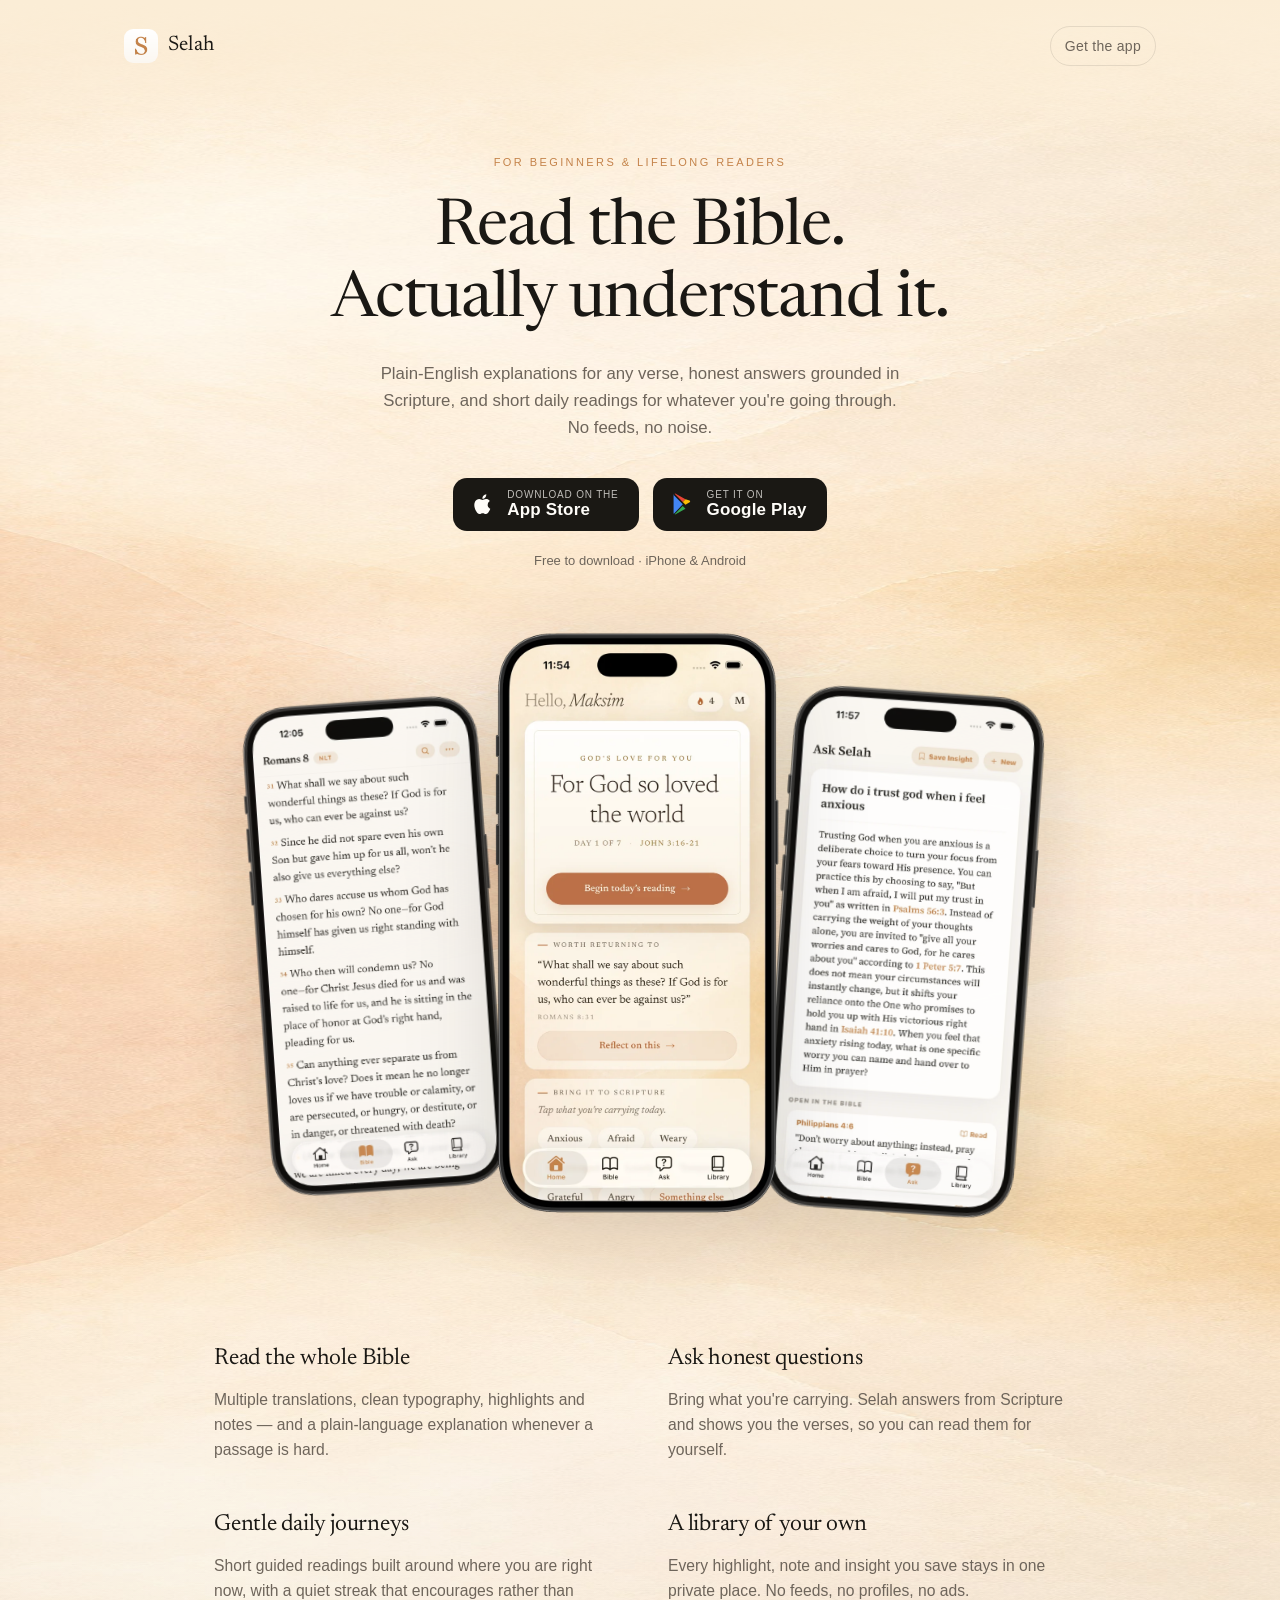
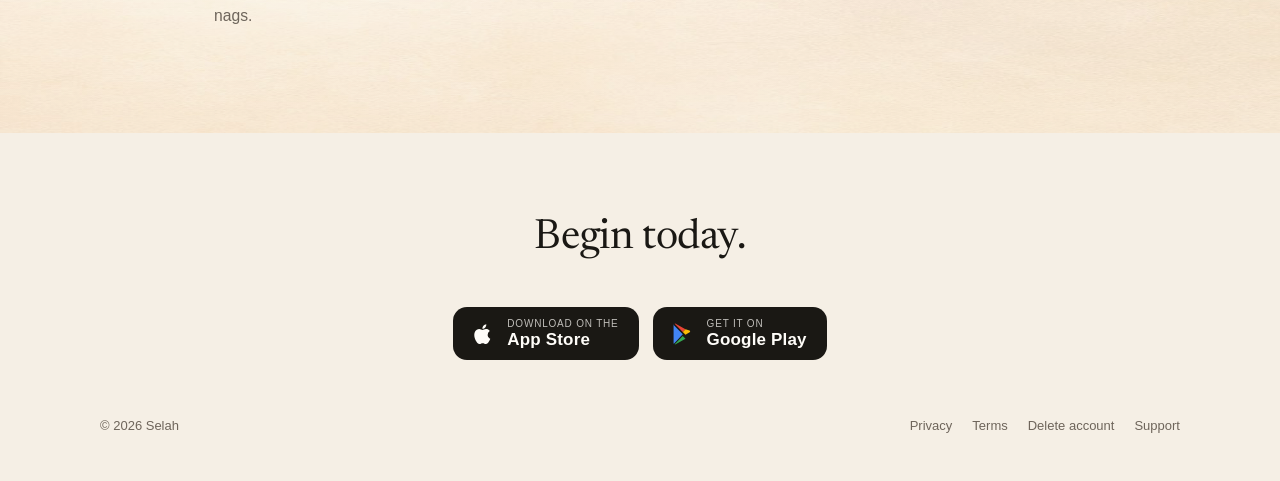
<file: index.html>
<!doctype html>
<html lang="en">
<head>
<meta charset="utf-8" />
<meta name="viewport" content="width=device-width, initial-scale=1, viewport-fit=cover" />
<title>Selah — Read the Bible. Actually understand it.</title>
<meta name="description" content="Selah explains any verse in plain English, answers your questions from Scripture itself, and guides you through short daily readings. Free on iPhone and Android." />
<meta name="theme-color" content="#FBEDD6" />
<meta name="color-scheme" content="light" />
<link rel="icon" href="assets/favicon.png" type="image/png" />
<link rel="apple-touch-icon" href="assets/favicon.png" />
<meta property="og:type" content="website" />
<meta property="og:title" content="Selah — Read the Bible. Actually understand it." />
<meta property="og:description" content="Plain-English explanations, answers grounded in Scripture, and gentle daily readings. Free on iPhone and Android." />
<meta property="og:image" content="assets/icon.png" />
<meta name="twitter:card" content="summary_large_image" />
<link rel="preconnect" href="https://fonts.googleapis.com" />
<link rel="preconnect" href="https://fonts.gstatic.com" crossorigin />
<link href="https://fonts.googleapis.com/css2?family=Newsreader:opsz,wght@6..72,300;6..72,400;6..72,500&display=swap" rel="stylesheet" />
<link rel="stylesheet" href="styles.css?v=10" />
</head>
<body>

<div class="paper" aria-hidden="true"></div>

<header class="nav">
  <a class="brand" href="#top">
    <img src="assets/icon.png" alt="" width="34" height="34" />
    <span>Selah</span>
  </a>
  <a class="nav-cta" href="#get">Get the app</a>
</header>

<main id="top">

  <section class="hero">
    <p class="eyebrow">For beginners &amp; lifelong readers</p>
    <h1>Read the Bible.<br />Actually understand it.</h1>
    <p class="lede">
      Plain-English explanations for any verse, honest answers grounded in Scripture,
      and short daily readings for whatever you're going through. <span style="white-space:nowrap">No feeds, no noise.</span>
    </p>

    <div class="badges" id="get">
      <a class="badge" href="https://apps.apple.com/us/app/selah-bible-app-for-beginners/id6782827758" aria-label="Download Selah on the App Store">
        <svg class="badge-glyph" viewBox="0 0 24 24" aria-hidden="true" focusable="false">
          <path fill="currentColor" d="M16.36 12.68c-.02-2.3 1.88-3.4 1.96-3.46-1.07-1.56-2.73-1.78-3.32-1.8-1.41-.14-2.76.83-3.48.83-.72 0-1.83-.81-3.01-.79-1.55.02-2.98.9-3.78 2.29-1.61 2.79-.41 6.92 1.15 9.18.76 1.11 1.67 2.35 2.86 2.3 1.15-.05 1.58-.74 2.97-.74 1.38 0 1.78.74 2.99.72 1.24-.02 2.02-1.12 2.77-2.24.88-1.28 1.24-2.53 1.26-2.6-.03-.01-2.42-.93-2.44-3.69zM14.1 5.9c.63-.77 1.06-1.83.94-2.9-.91.04-2.02.61-2.67 1.37-.58.68-1.09 1.77-.95 2.81 1.02.08 2.05-.52 2.68-1.28z"/>
        </svg>
        <span class="badge-text">
          <small>Download on the</small>
          <strong>App Store</strong>
        </span>
      </a>

      <a class="badge" href="https://play.google.com/store/apps/details?id=com.selahbible.reader" aria-label="Get Selah on Google Play">
        <svg class="badge-glyph" viewBox="0 0 24 24" aria-hidden="true" focusable="false">
          <path fill="#34A853" d="M4.3 21.5c.28.15.6.16.93.03l9.05-5.23-2.5-2.5-7.48 7.7z"/>
          <path fill="#EA4335" d="M14.28 7.7 5.23 2.47a.93.93 0 0 0-.93.03l7.48 7.7 2.5-2.5z"/>
          <path fill="#FBBC04" d="m14.28 7.7-2.5 2.5 2.5 2.5 3.83-2.21c.63-.37.63-1.29 0-1.66L14.28 7.7z"/>
          <path fill="#4285F4" d="M3.58 2.9a1.1 1.1 0 0 0-.28.75v16.7c0 .29.1.55.28.75l8.2-8.9-8.2-8.3z"/>
        </svg>
        <span class="badge-text">
          <small>Get it on</small>
          <strong>Google Play</strong>
        </span>
      </a>
    </div>

    <p class="fineprint">Free to download &middot; iPhone &amp; Android</p>
  </section>

  <section class="shots" aria-label="Screenshots of the Selah app">
    <img class="shot side left" src="assets/bible.webp" alt="The Bible reader in Selah, showing Romans 8 in plain, readable type." loading="lazy" />
    <img class="shot main" src="assets/home.webp" alt="The Selah home screen with today's verse and reading journey." />
    <img class="shot side right" src="assets/ask.webp" alt="Ask Selah answering a question with Scripture references." loading="lazy" />
  </section>

  <section class="features">
    <div class="feature">
      <h2>Read the whole Bible</h2>
      <p>Multiple translations, clean typography, highlights and notes — and a plain-language explanation whenever a passage is hard.</p>
    </div>
    <div class="feature">
      <h2>Ask honest questions</h2>
      <p>Bring what you're carrying. Selah answers from Scripture and shows you the verses, so you can read them for yourself.</p>
    </div>
    <div class="feature">
      <h2>Gentle daily journeys</h2>
      <p>Short guided readings built around where you are right now, with a quiet streak that encourages rather than nags.</p>
    </div>
    <div class="feature">
      <h2>A library of your own</h2>
      <p>Every highlight, note and insight you save stays in one private place. No feeds, no profiles, no ads.</p>
    </div>
  </section>

  <section class="cta">
    <h2>Begin today.</h2>
    <div class="badges">
      <a class="badge" href="https://apps.apple.com/us/app/selah-bible-app-for-beginners/id6782827758" aria-label="Download Selah on the App Store">
        <svg class="badge-glyph" viewBox="0 0 24 24" aria-hidden="true" focusable="false">
          <path fill="currentColor" d="M16.36 12.68c-.02-2.3 1.88-3.4 1.96-3.46-1.07-1.56-2.73-1.78-3.32-1.8-1.41-.14-2.76.83-3.48.83-.72 0-1.83-.81-3.01-.79-1.55.02-2.98.9-3.78 2.29-1.61 2.79-.41 6.92 1.15 9.18.76 1.11 1.67 2.35 2.86 2.3 1.15-.05 1.58-.74 2.97-.74 1.38 0 1.78.74 2.99.72 1.24-.02 2.02-1.12 2.77-2.24.88-1.28 1.24-2.53 1.26-2.6-.03-.01-2.42-.93-2.44-3.69zM14.1 5.9c.63-.77 1.06-1.83.94-2.9-.91.04-2.02.61-2.67 1.37-.58.68-1.09 1.77-.95 2.81 1.02.08 2.05-.52 2.68-1.28z"/>
        </svg>
        <span class="badge-text">
          <small>Download on the</small>
          <strong>App Store</strong>
        </span>
      </a>
      <a class="badge" href="https://play.google.com/store/apps/details?id=com.selahbible.reader" aria-label="Get Selah on Google Play">
        <svg class="badge-glyph" viewBox="0 0 24 24" aria-hidden="true" focusable="false">
          <path fill="#34A853" d="M4.3 21.5c.28.15.6.16.93.03l9.05-5.23-2.5-2.5-7.48 7.7z"/>
          <path fill="#EA4335" d="M14.28 7.7 5.23 2.47a.93.93 0 0 0-.93.03l7.48 7.7 2.5-2.5z"/>
          <path fill="#FBBC04" d="m14.28 7.7-2.5 2.5 2.5 2.5 3.83-2.21c.63-.37.63-1.29 0-1.66L14.28 7.7z"/>
          <path fill="#4285F4" d="M3.58 2.9a1.1 1.1 0 0 0-.28.75v16.7c0 .29.1.55.28.75l8.2-8.9-8.2-8.3z"/>
        </svg>
        <span class="badge-text">
          <small>Get it on</small>
          <strong>Google Play</strong>
        </span>
      </a>
    </div>
  </section>

</main>

<footer class="foot">
  <div class="foot-inner">
    <p class="copy">&copy; 2026 Selah</p>
    <nav class="links">
      <a href="privacy.html">Privacy</a>
      <a href="terms-and-conditions.html">Terms</a>
      <a href="delete-account.html">Delete account</a>
      <a href="support.html">Support</a>
    </nav>
  </div>
</footer>

</body>
</html>
</file>
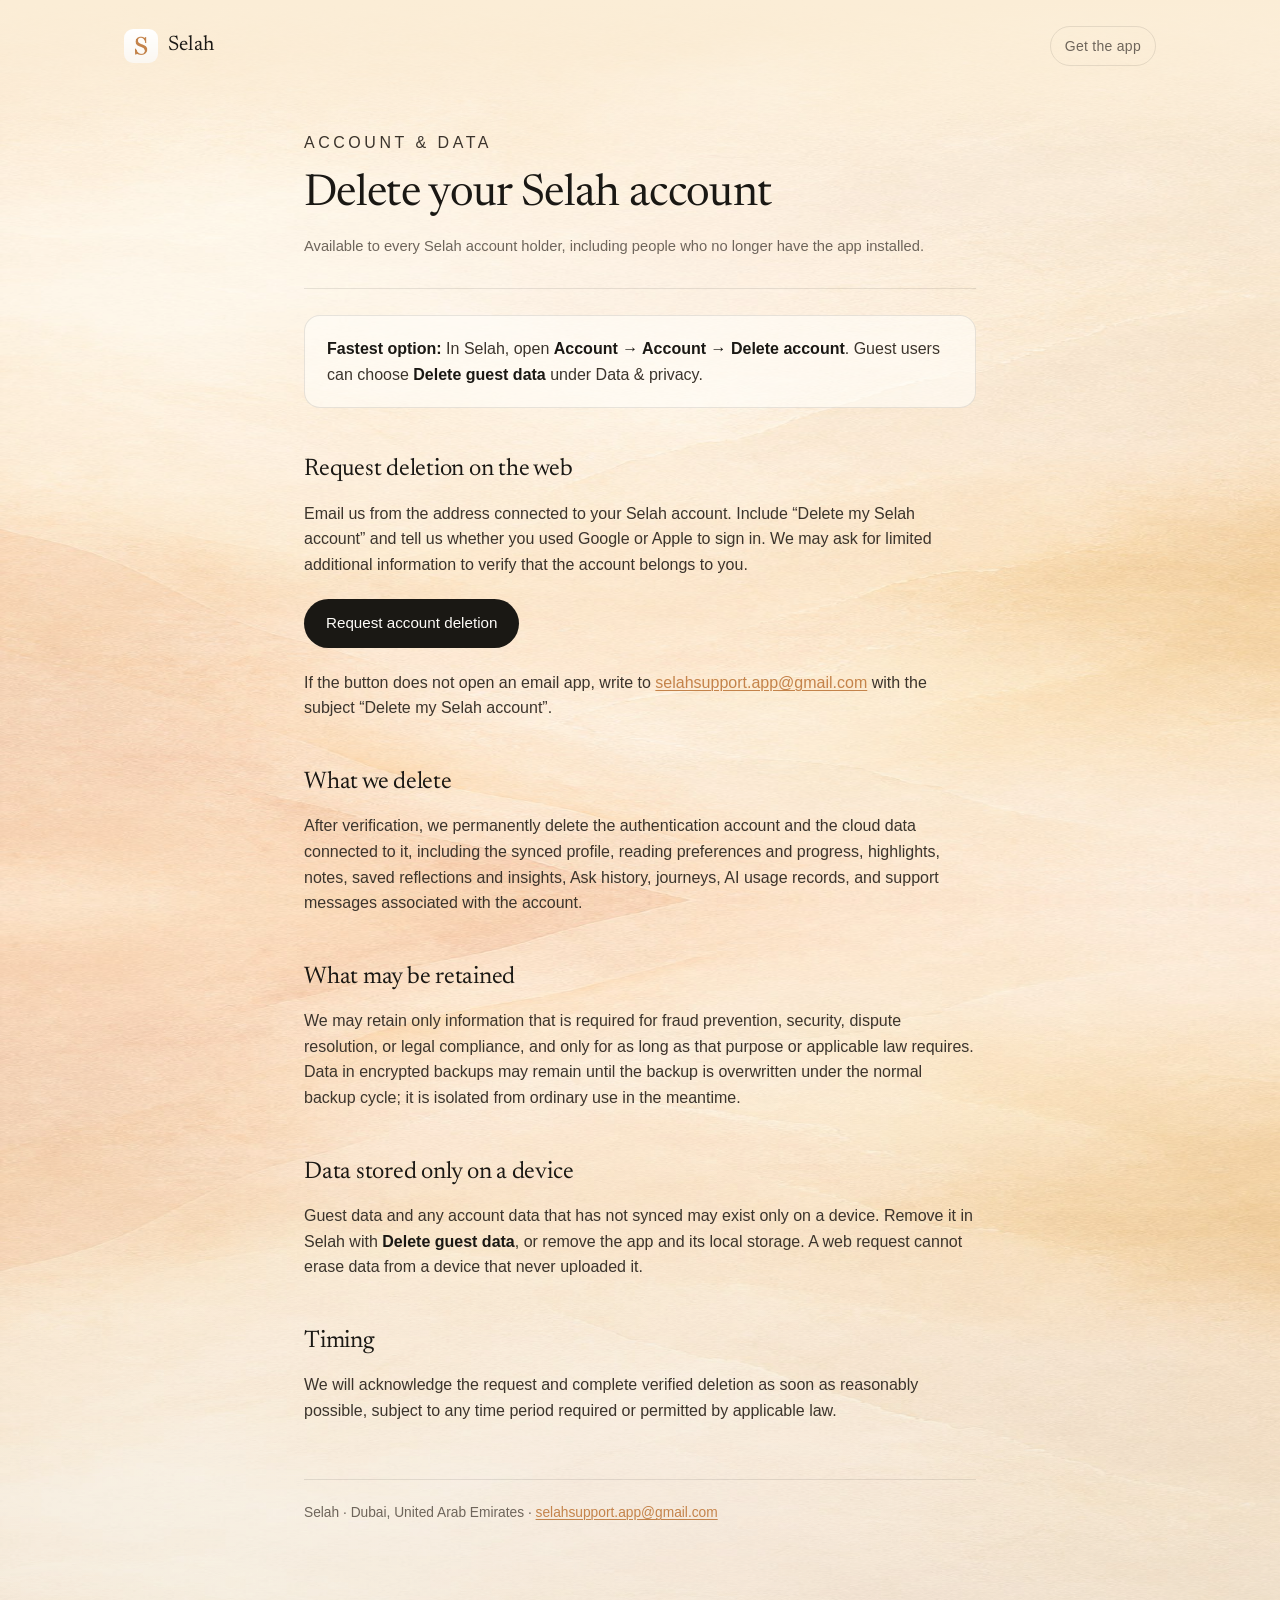
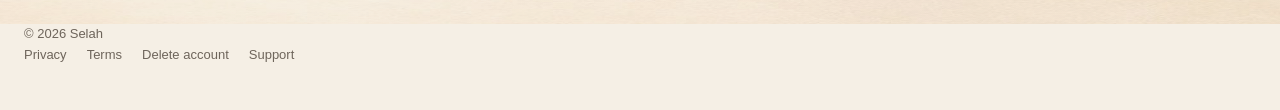
<file: delete-account.html>
<!doctype html>
<html lang="en">
<head>
<meta charset="utf-8" />
<meta name="viewport" content="width=device-width, initial-scale=1, viewport-fit=cover" />
<title>Delete your Selah account · Selah</title>
<meta name="description" content="How to delete your Selah account and the data connected to it." />
<meta name="theme-color" content="#FBEDD6" />
<meta name="color-scheme" content="light" />
<link rel="icon" href="assets/favicon.png" type="image/png" />
<link rel="apple-touch-icon" href="assets/favicon.png" />
<link rel="preconnect" href="https://fonts.googleapis.com" />
<link rel="preconnect" href="https://fonts.gstatic.com" crossorigin />
<link href="https://fonts.googleapis.com/css2?family=Newsreader:opsz,wght@6..72,300;6..72,400;6..72,500&display=swap" rel="stylesheet" />
<link rel="stylesheet" href="styles.css?v=3" />
</head>
<body>

<div class="paper" aria-hidden="true"></div>

<header class="nav">
  <a class="brand" href="index.html">
    <img src="assets/icon.png" alt="" width="34" height="34" />
    <span>Selah</span>
  </a>
  <a class="nav-cta" href="index.html#get">Get the app</a>
</header>

<main class="doc">
  <p class="eyebrow">Account &amp; data</p>
    <h1>Delete your Selah account</h1>
    <p class="updated">Available to every Selah account holder, including people who no longer have the app installed.</p>
    <div class="rule"></div>
    <div class="summary">
      <p><strong>Fastest option:</strong> In Selah, open <strong>Account → Account → Delete account</strong>. Guest users can choose <strong>Delete guest data</strong> under Data &amp; privacy.</p>
    </div>
    <h2>Request deletion on the web</h2>
    <p>Email us from the address connected to your Selah account. Include “Delete my Selah account” and tell us whether you used Google or Apple to sign in. We may ask for limited additional information to verify that the account belongs to you.</p>
    <a class="button" href="mailto:selahsupport.app@gmail.com?subject=Delete%20my%20Selah%20account&amp;body=Please%20permanently%20delete%20my%20Selah%20account.%0A%0ASign-in%20provider%20(Google%20or%20Apple)%3A%20%0AAccount%20email%3A%20">Request account deletion</a>
    <p>If the button does not open an email app, write to <a href="mailto:selahsupport.app@gmail.com">selahsupport.app@gmail.com</a> with the subject “Delete my Selah account”.</p>
    <h2>What we delete</h2>
    <p>After verification, we permanently delete the authentication account and the cloud data connected to it, including the synced profile, reading preferences and progress, highlights, notes, saved reflections and insights, Ask history, journeys, AI usage records, and support messages associated with the account.</p>
    <h2>What may be retained</h2>
    <p>We may retain only information that is required for fraud prevention, security, dispute resolution, or legal compliance, and only for as long as that purpose or applicable law requires. Data in encrypted backups may remain until the backup is overwritten under the normal backup cycle; it is isolated from ordinary use in the meantime.</p>
    <h2>Data stored only on a device</h2>
    <p>Guest data and any account data that has not synced may exist only on a device. Remove it in Selah with <strong>Delete guest data</strong>, or remove the app and its local storage. A web request cannot erase data from a device that never uploaded it.</p>
    <h2>Timing</h2>
    <p>We will acknowledge the request and complete verified deletion as soon as reasonably possible, subject to any time period required or permitted by applicable law.</p>

  <p class="imprint">Selah · Dubai, United Arab Emirates · <a href="mailto:selahsupport.app@gmail.com">selahsupport.app@gmail.com</a></p>
</main>

<footer class="foot">
  <p class="copy">&copy; 2026 Selah</p>
  <nav class="links">
    <a href="privacy.html">Privacy</a>
    <a href="terms-and-conditions.html">Terms</a>
    <a href="delete-account.html">Delete account</a>
    <a href="support.html">Support</a>
  </nav>
</footer>

</body>
</html>
</file>
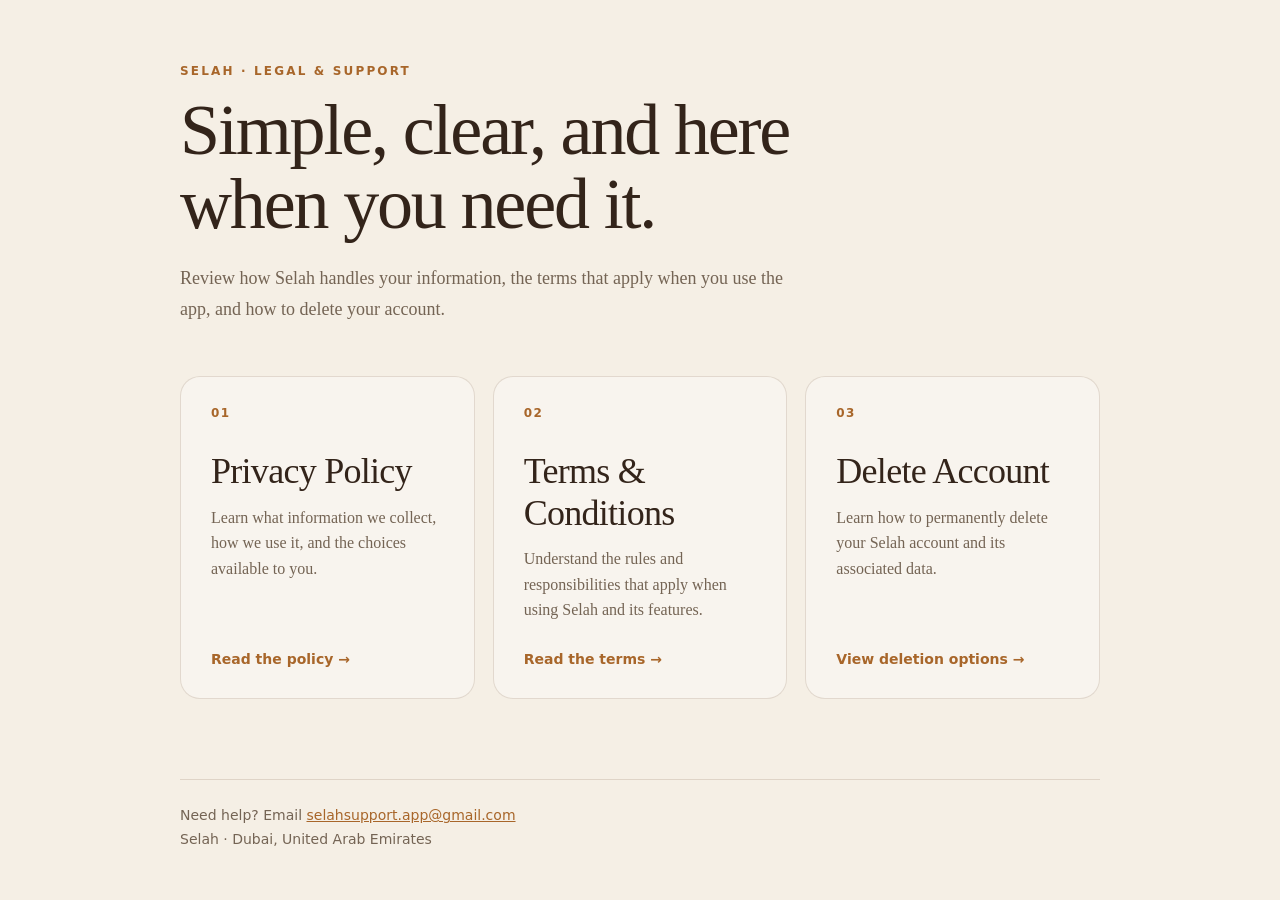
<file: legal.html>
<!doctype html>
<html lang="en">
<head>
  <meta charset="utf-8">
  <meta name="viewport" content="width=device-width, initial-scale=1, viewport-fit=cover">
  <meta name="description" content="Selah legal documents, privacy information, and support.">
  <title>Legal &amp; Support · Selah</title>
  <style>
    :root {
      color-scheme: light;
      --paper: #f5efe5;
      --ink: #33241a;
      --muted: #746454;
      --accent: #a8662a;
      --line: rgba(120, 92, 60, .18);
      --card: rgba(255, 255, 255, .34);
    }

    * { box-sizing: border-box; }

    html { scroll-behavior: smooth; background-color: var(--paper); }

    /* iOS 26 Safari samples fixed elements at the viewport edges to tint its toolbar. */
    .toolbar-tint {
      position: fixed;
      bottom: -8px;
      left: 0;
      width: 100%;
      min-height: 12px;
      background-color: var(--paper);
      pointer-events: none;
    }

    body {
      margin: 0;
      background: var(--paper);
      color: var(--ink);
      font-family: Georgia, 'Times New Roman', serif;
    }

    main {
      width: min(920px, calc(100% - 40px));
      min-height: 100vh;
      margin: 0 auto;
      padding: 64px 0 48px;
      display: flex;
      flex-direction: column;
    }

    .eyebrow {
      margin: 0 0 16px;
      color: var(--accent);
      font: 700 12px/1.2 system-ui, sans-serif;
      letter-spacing: .18em;
      text-transform: uppercase;
    }

    h1 {
      max-width: 680px;
      margin: 0;
      font-size: clamp(42px, 8vw, 72px);
      font-weight: 400;
      line-height: 1.02;
      letter-spacing: -.03em;
    }

    .intro {
      max-width: 620px;
      margin: 22px 0 0;
      color: var(--muted);
      font-size: 18px;
      line-height: 1.7;
    }

    .documents {
      display: grid;
      grid-template-columns: repeat(auto-fit, minmax(260px, 1fr));
      gap: 18px;
      margin: 52px 0 64px;
    }

    .card {
      min-height: 260px;
      padding: 30px;
      display: flex;
      flex-direction: column;
      border: 1px solid var(--line);
      border-radius: 20px;
      background: var(--card);
      color: inherit;
      text-decoration: none;
      transition: transform .2s ease, border-color .2s ease, background .2s ease;
    }

    .card:hover {
      transform: translateY(-3px);
      border-color: rgba(168, 102, 42, .42);
      background: rgba(255, 255, 255, .52);
    }

    .card:focus-visible {
      outline: 3px solid rgba(168, 102, 42, .3);
      outline-offset: 4px;
    }

    .card-number {
      color: var(--accent);
      font: 700 12px/1 system-ui, sans-serif;
      letter-spacing: .12em;
    }

    h2 {
      margin: 32px 0 12px;
      font-size: clamp(28px, 4vw, 36px);
      font-weight: 400;
      line-height: 1.15;
      letter-spacing: -.02em;
    }

    .card p {
      margin: 0;
      color: var(--muted);
      font-size: 16px;
      line-height: 1.6;
    }

    .card-link {
      margin-top: auto;
      padding-top: 28px;
      color: var(--accent);
      font: 700 14px/1.2 system-ui, sans-serif;
    }

    footer {
      margin-top: auto;
      padding-top: 24px;
      border-top: 1px solid var(--line);
      font-family: system-ui, sans-serif;
    }

    footer p {
      margin: 0;
      color: var(--muted);
      font-size: 14px;
      line-height: 1.7;
    }

    footer a { color: var(--accent); }

    @media (max-width: 640px) {
      main { padding-top: 44px; }
      .documents { grid-template-columns: 1fr; margin-top: 40px; }
      .card { min-height: 230px; padding: 26px; }
    }

    @media (prefers-reduced-motion: reduce) {
      html { scroll-behavior: auto; }
      .card { transition: none; }
    }
  </style>
</head>
<body>
  <div class="toolbar-tint" aria-hidden="true"></div>
  <main>
    <header>
      <p class="eyebrow">Selah · Legal &amp; Support</p>
      <h1>Simple, clear, and here when you need it.</h1>
      <p class="intro">Review how Selah handles your information, the terms that apply when you use the app, and how to delete your account.</p>
    </header>

    <section class="documents" aria-label="Legal documents">
      <a class="card" href="privacy.html">
        <span class="card-number">01</span>
        <h2>Privacy Policy</h2>
        <p>Learn what information we collect, how we use it, and the choices available to you.</p>
        <span class="card-link">Read the policy &rarr;</span>
      </a>

      <a class="card" href="terms-and-conditions.html">
        <span class="card-number">02</span>
        <h2>Terms &amp; Conditions</h2>
        <p>Understand the rules and responsibilities that apply when using Selah and its features.</p>
        <span class="card-link">Read the terms &rarr;</span>
      </a>

      <a class="card" href="delete-account.html">
        <span class="card-number">03</span>
        <h2>Delete Account</h2>
        <p>Learn how to permanently delete your Selah account and its associated data.</p>
        <span class="card-link">View deletion options &rarr;</span>
      </a>
    </section>

    <footer>
      <p>Need help? Email <a href="mailto:selahsupport.app@gmail.com">selahsupport.app@gmail.com</a></p>
      <p>Selah · Dubai, United Arab Emirates</p>
    </footer>
  </main>
</body>
</html>
</file>
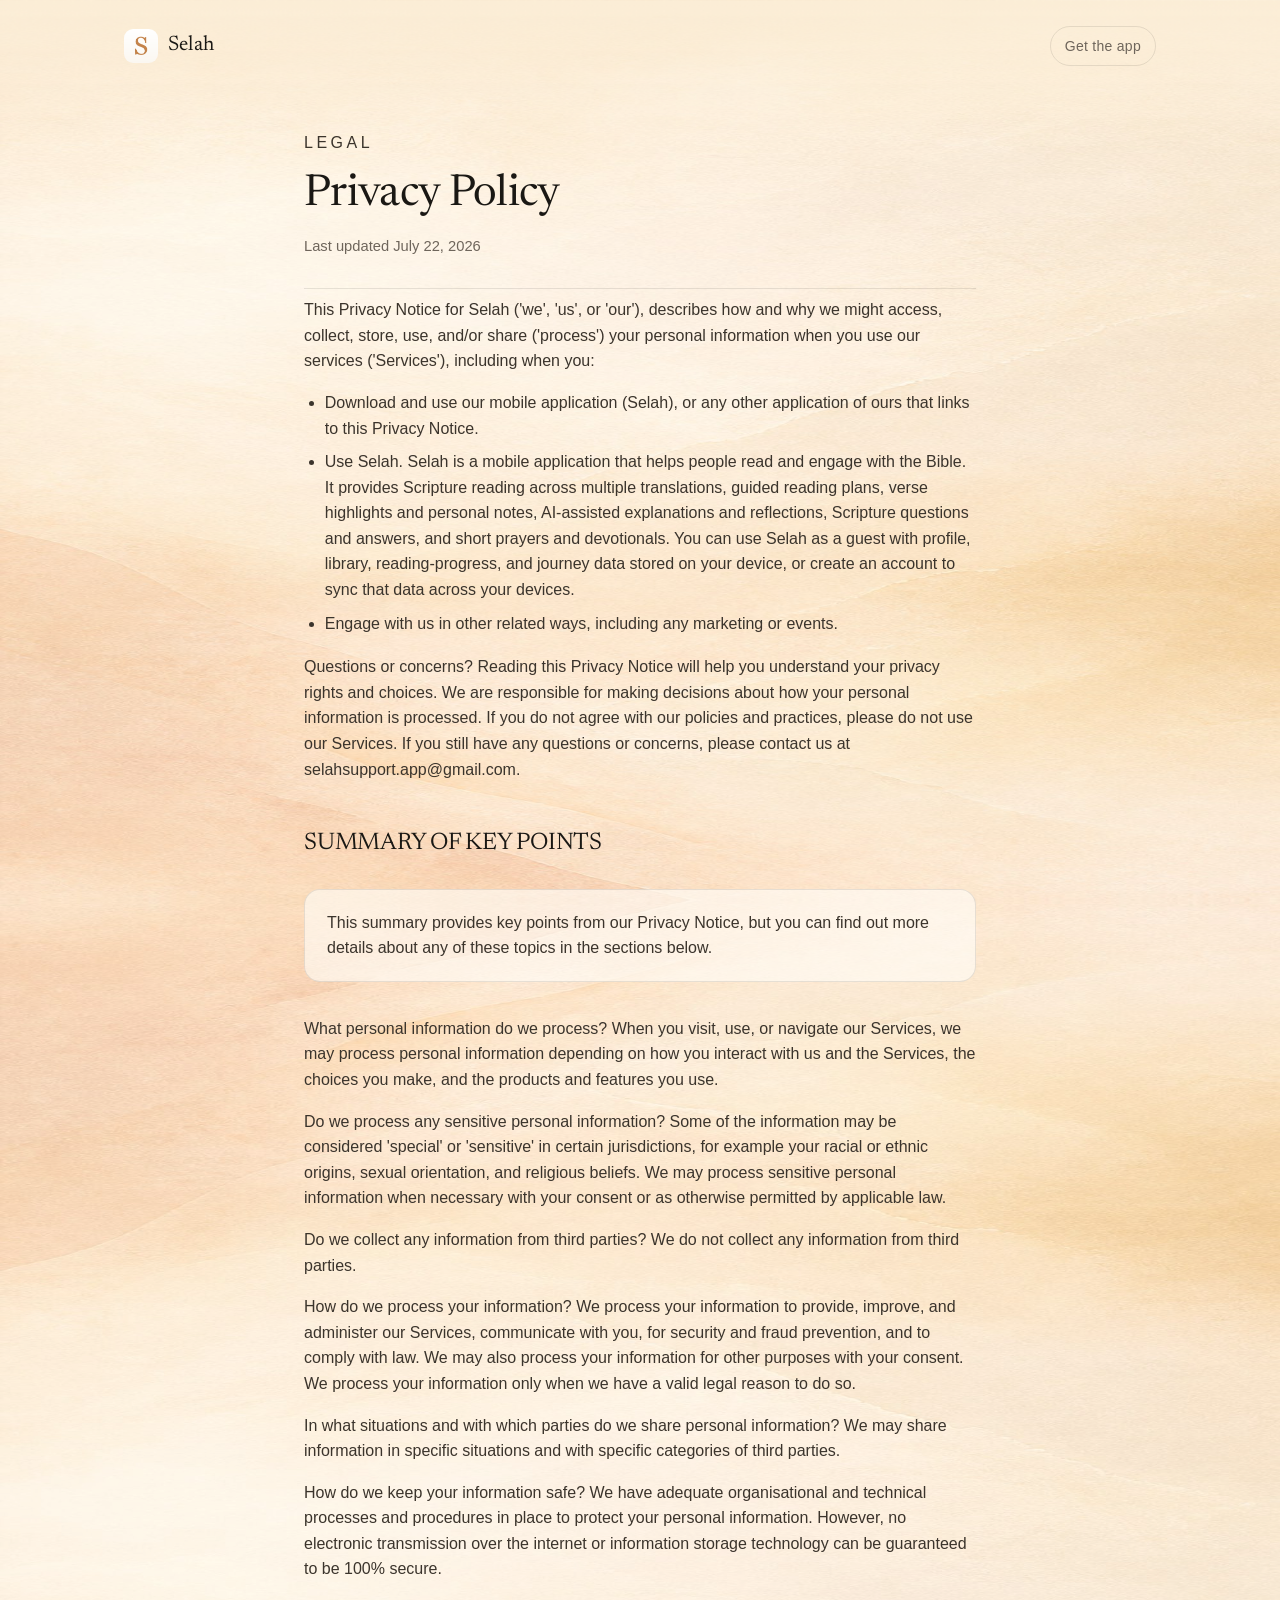
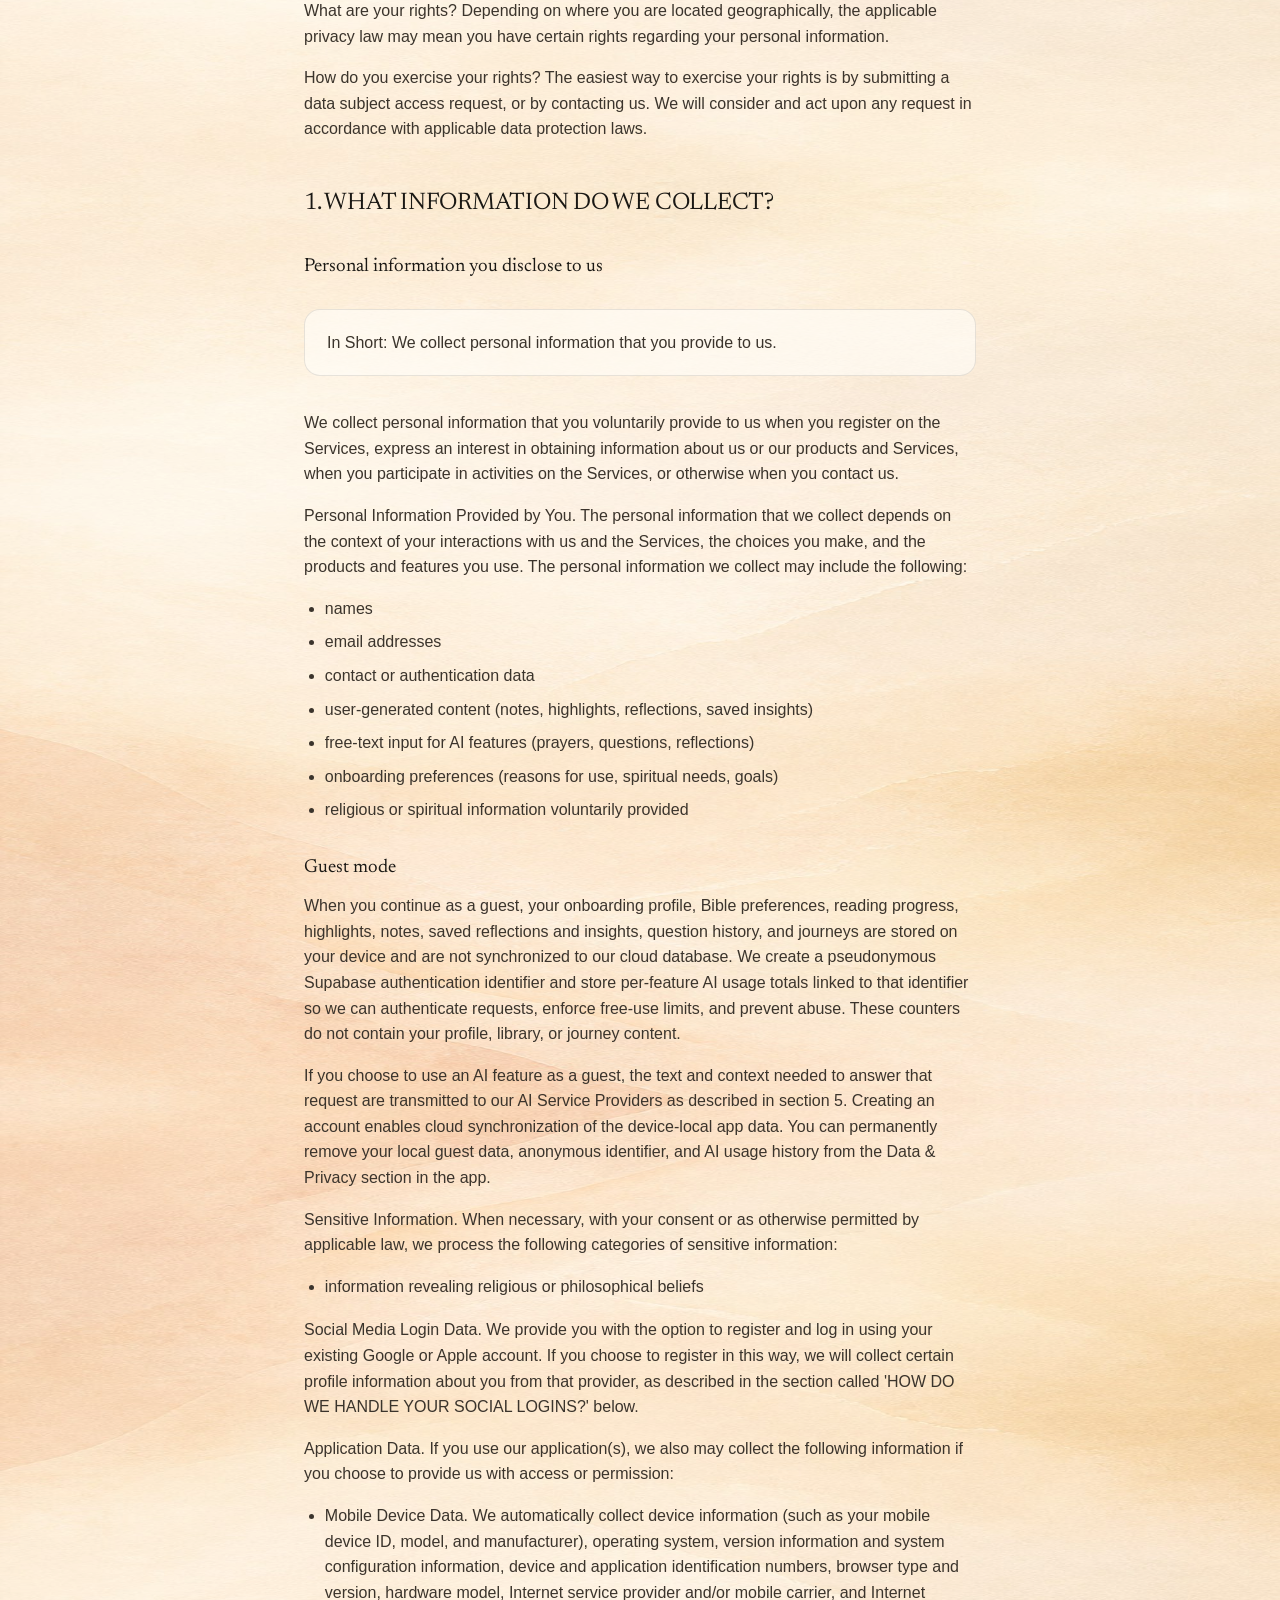
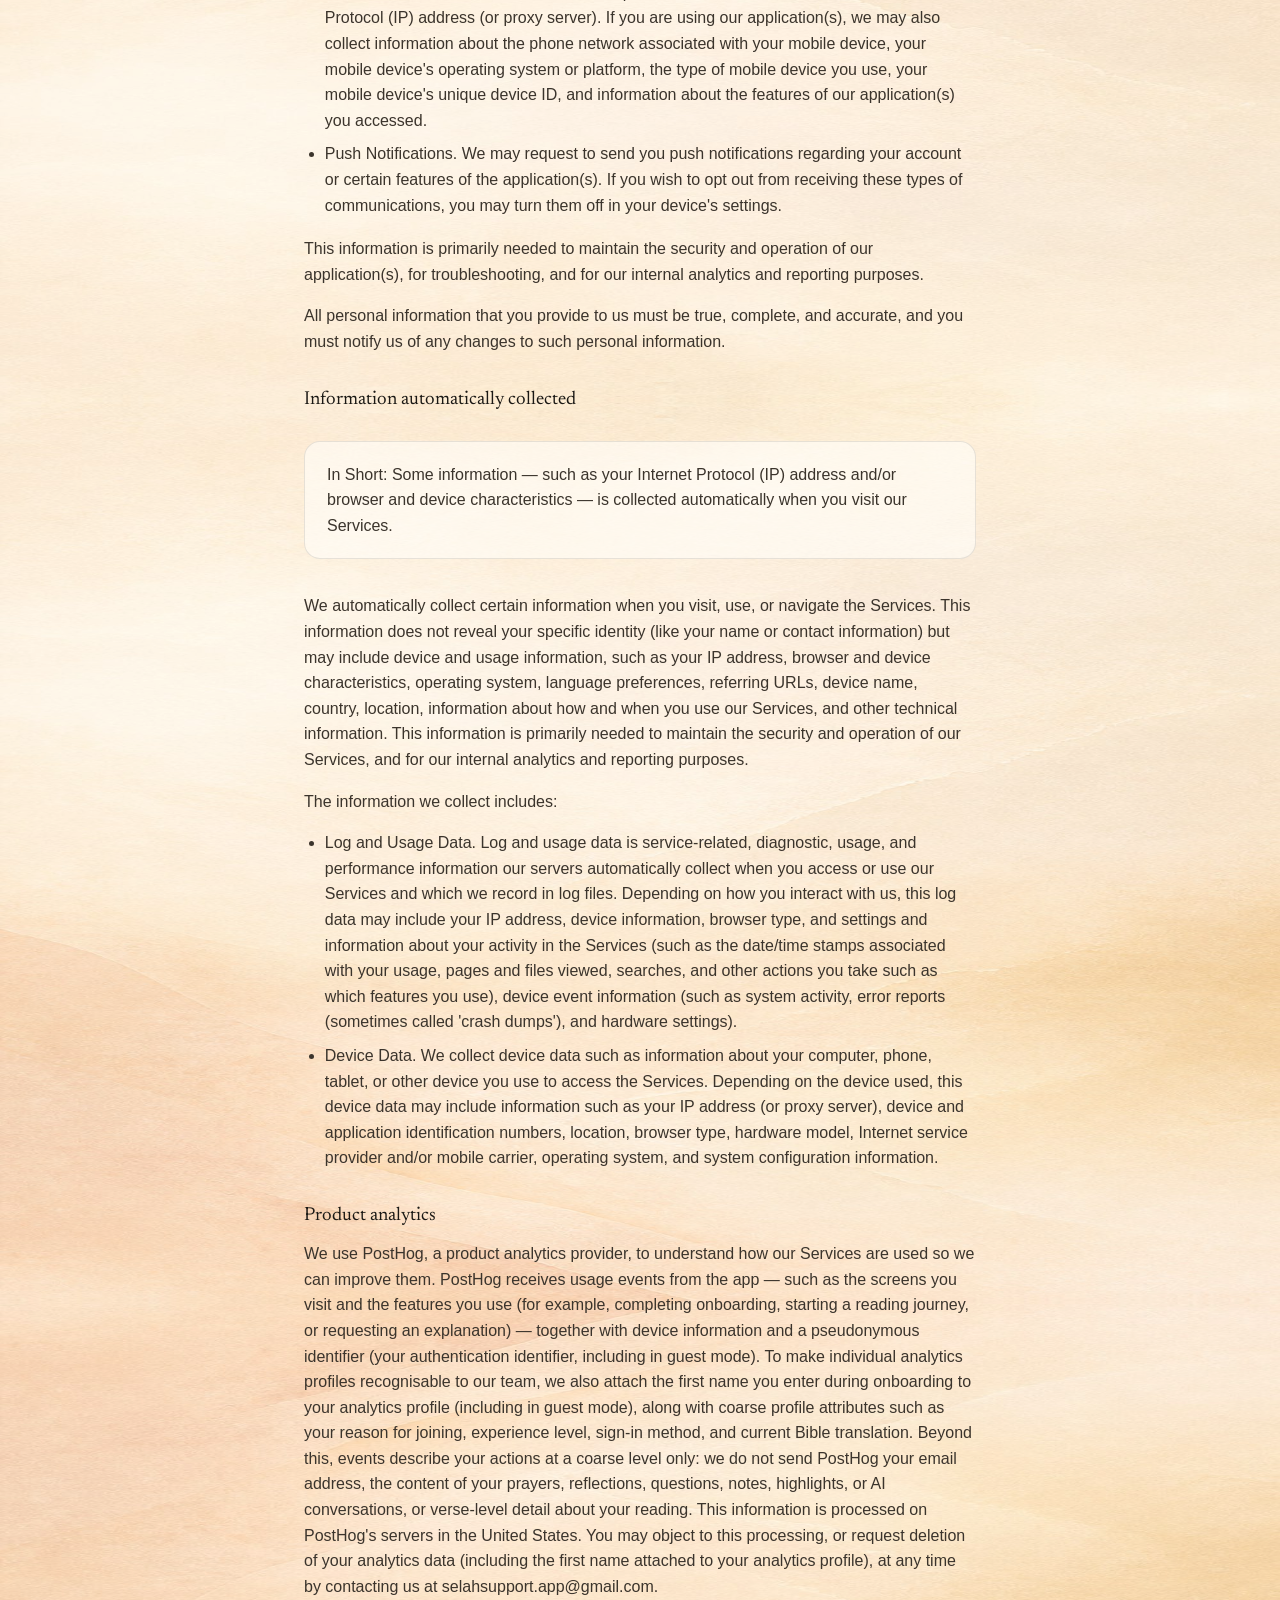
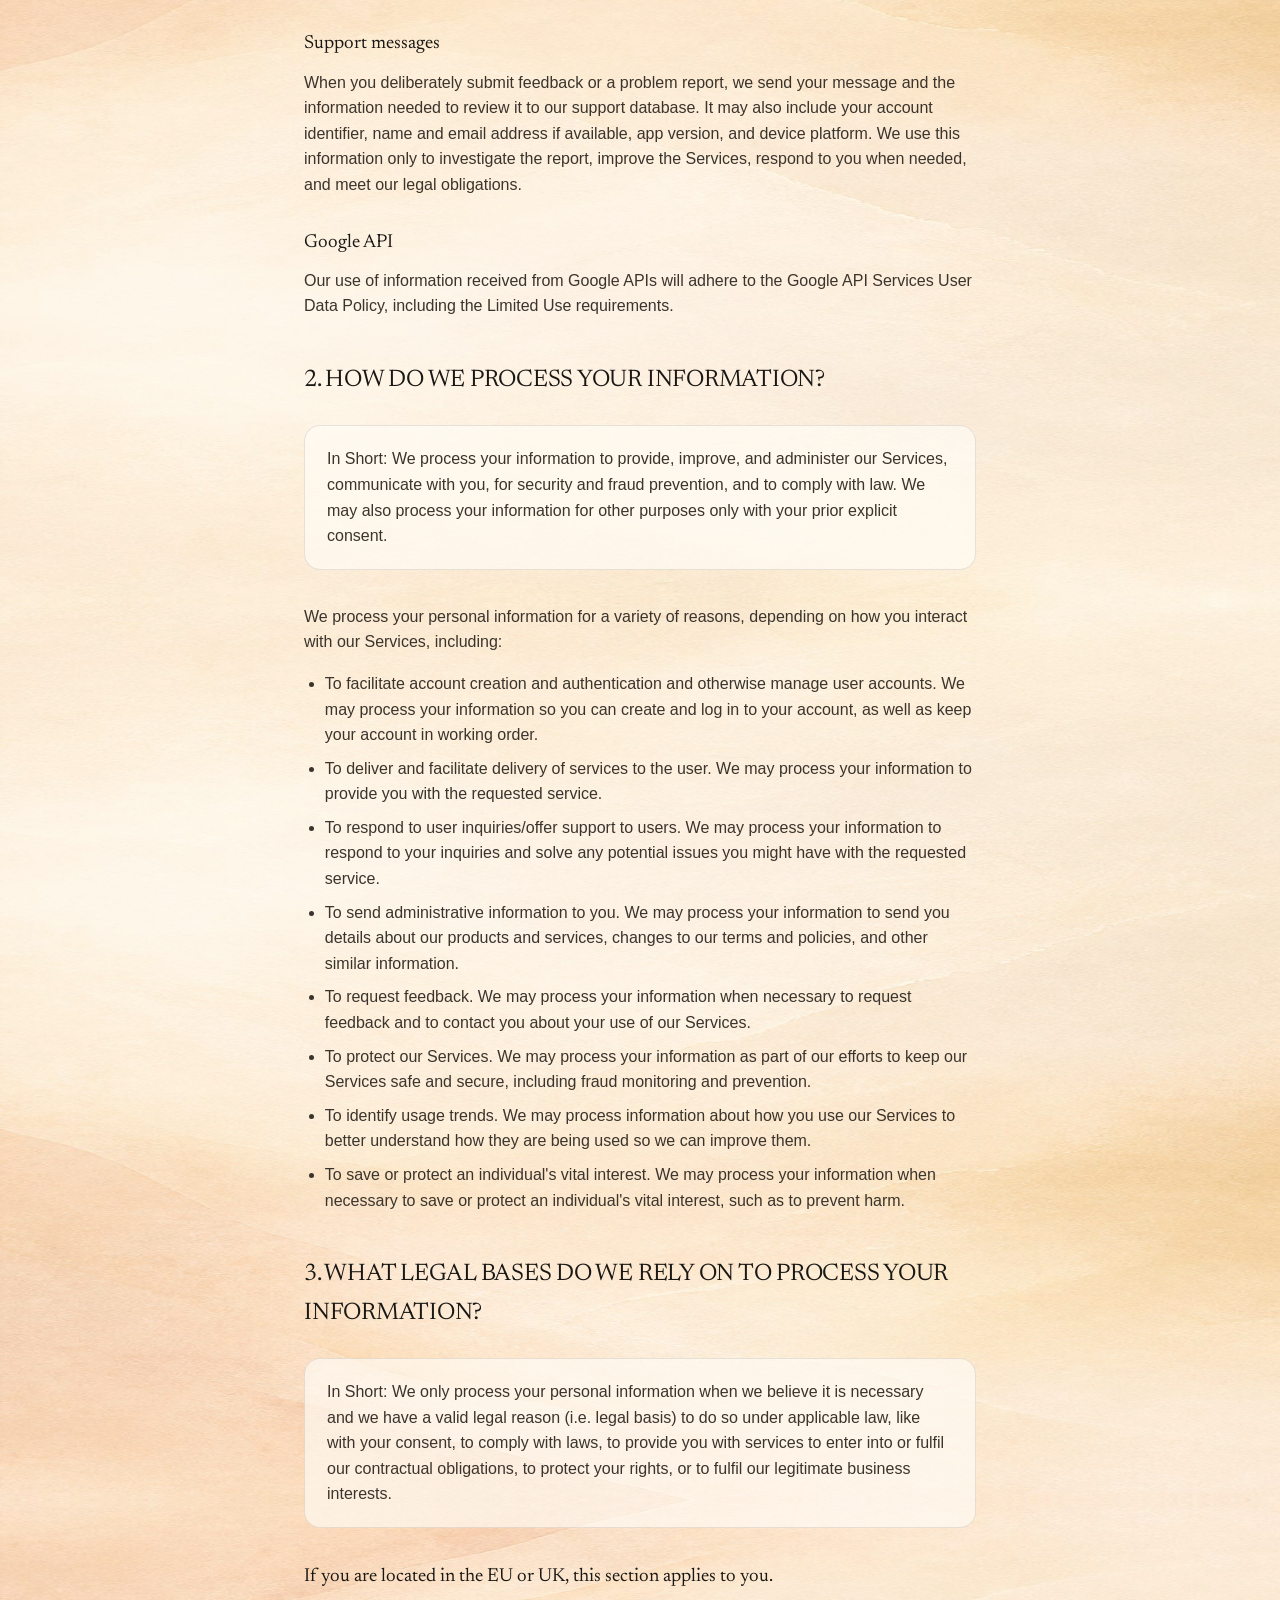
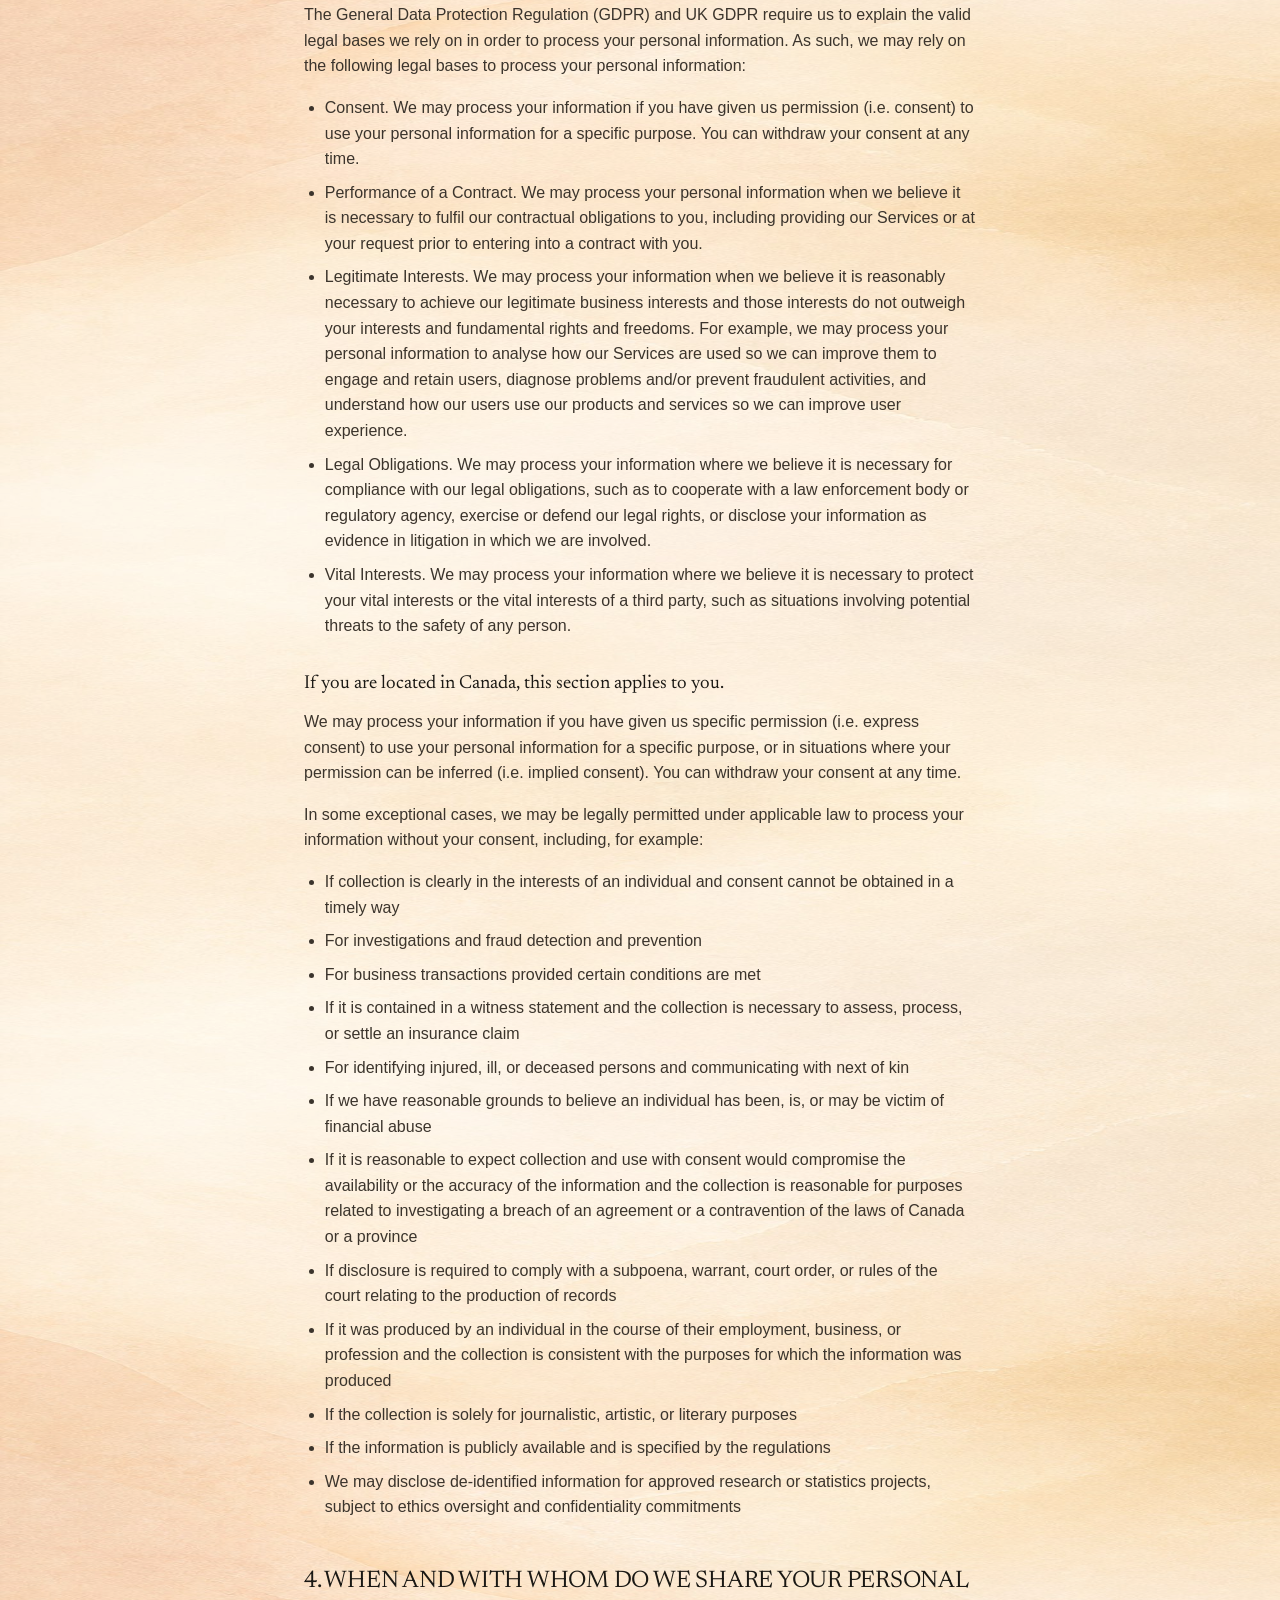
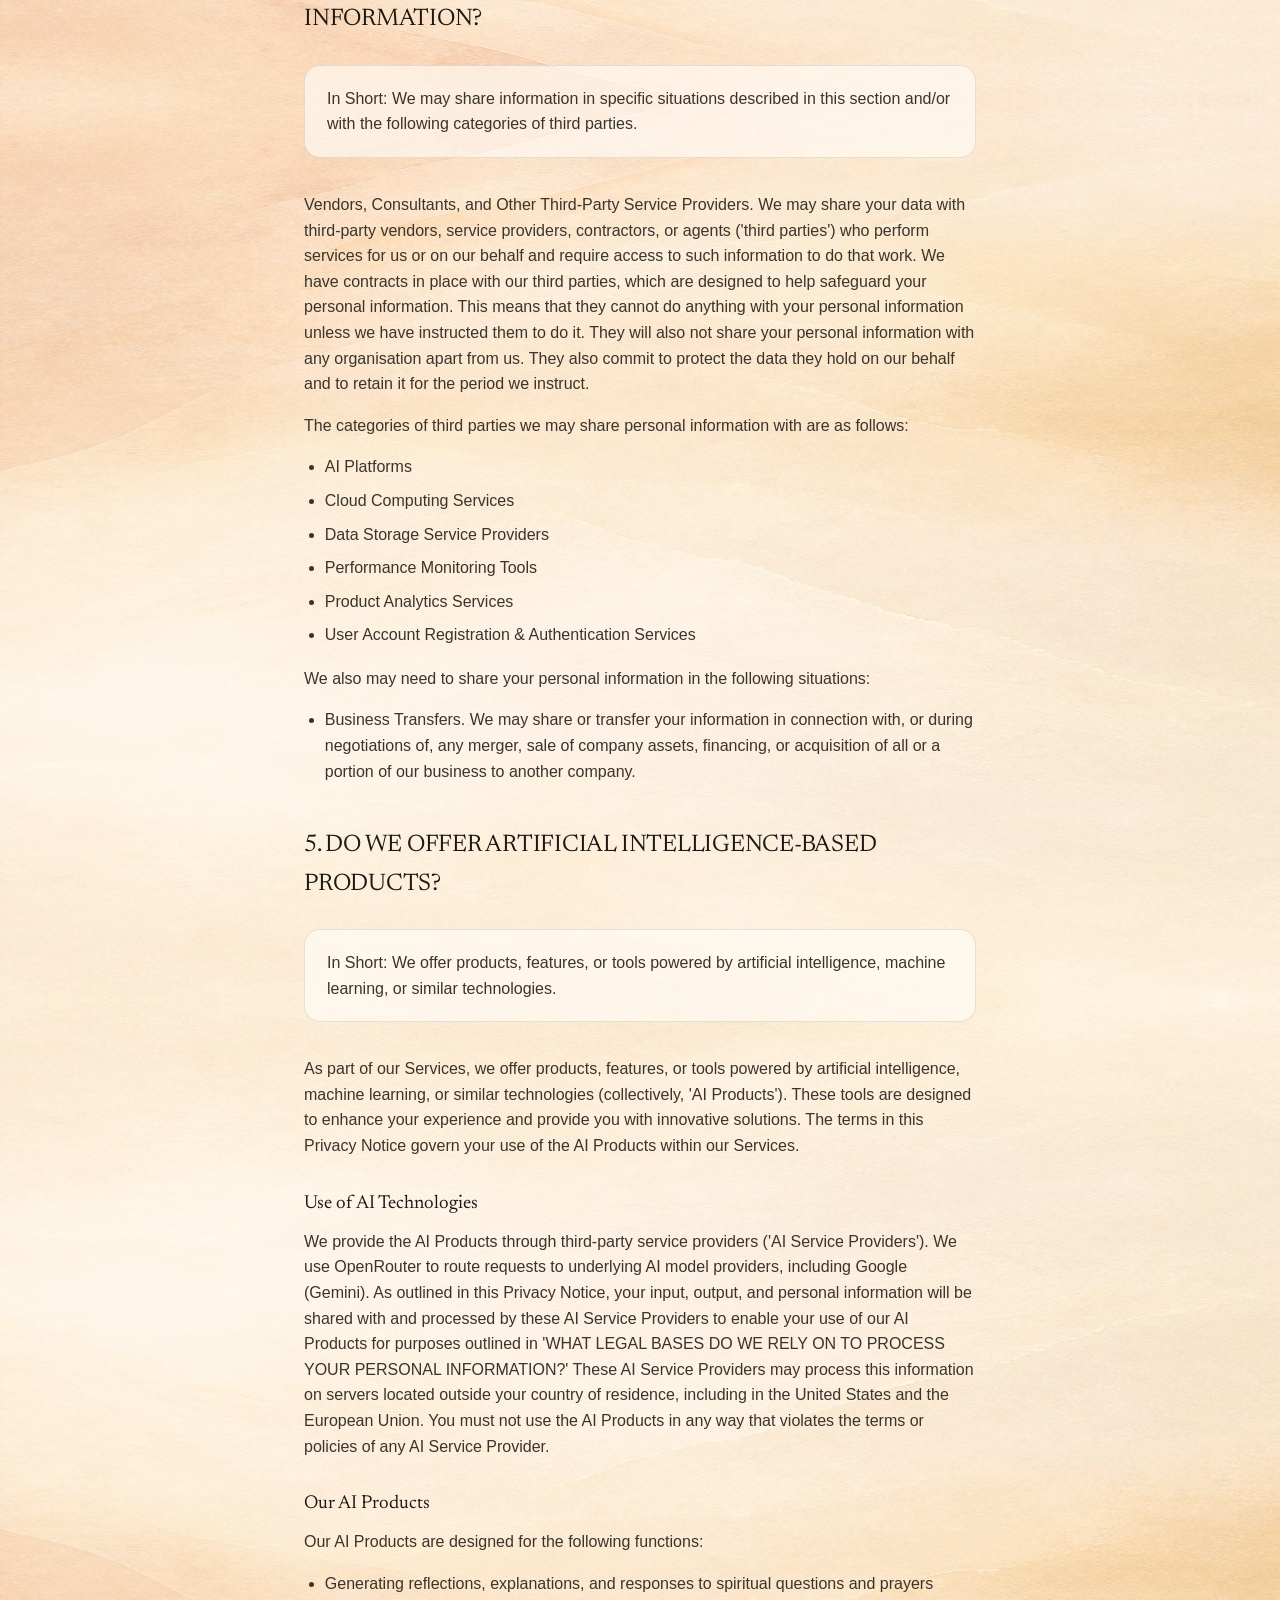
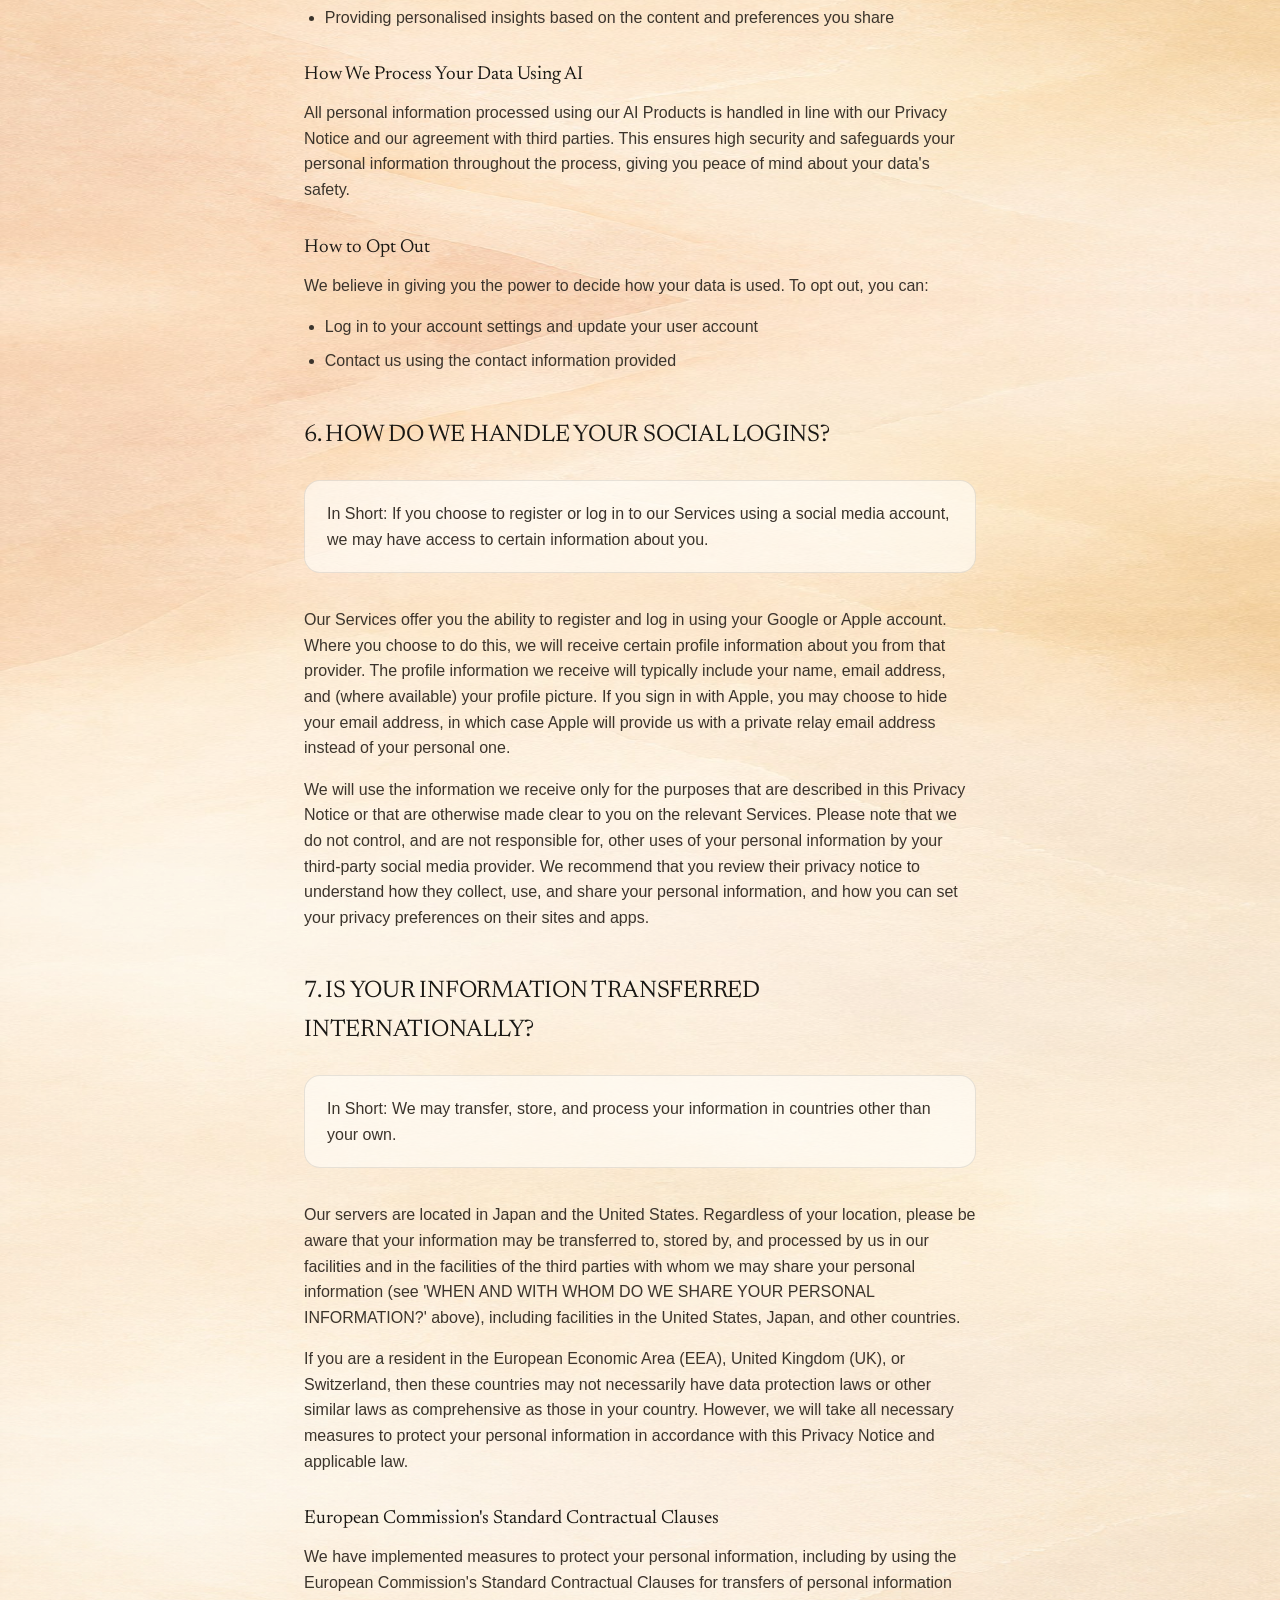
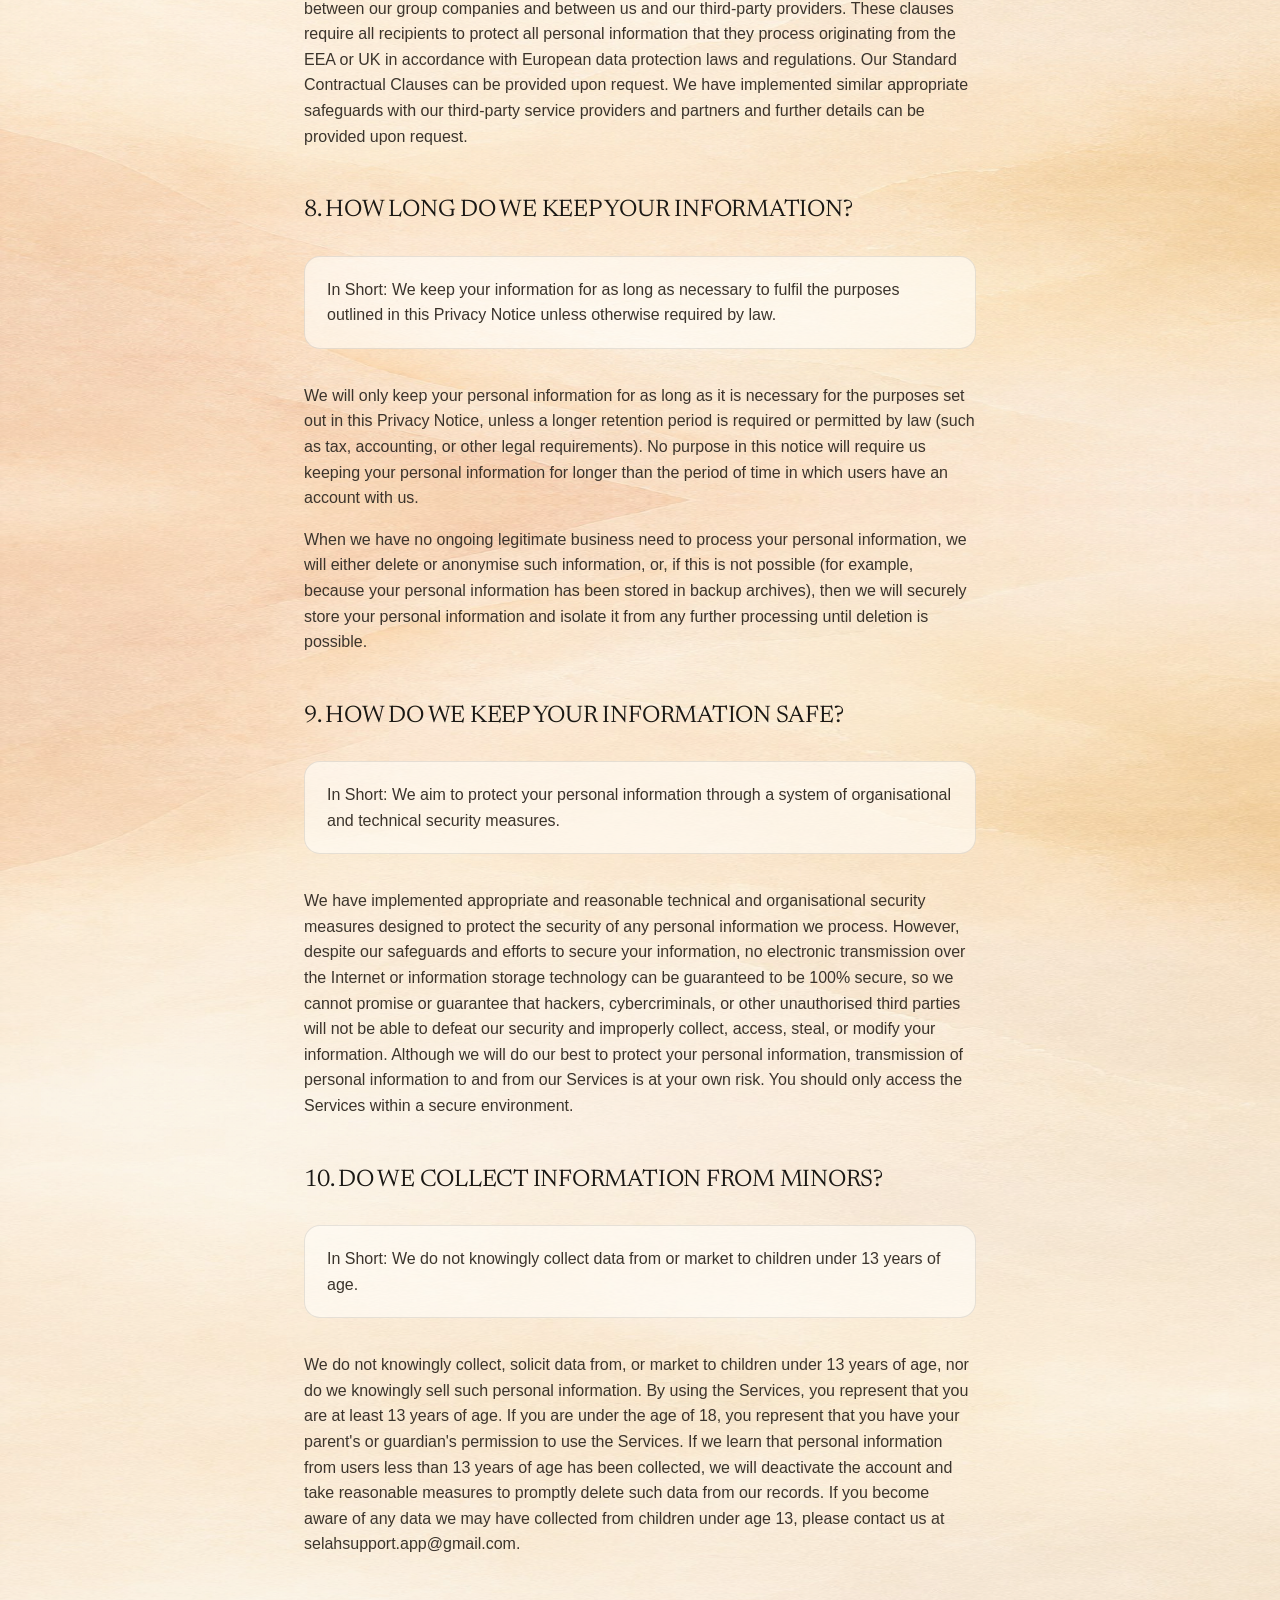
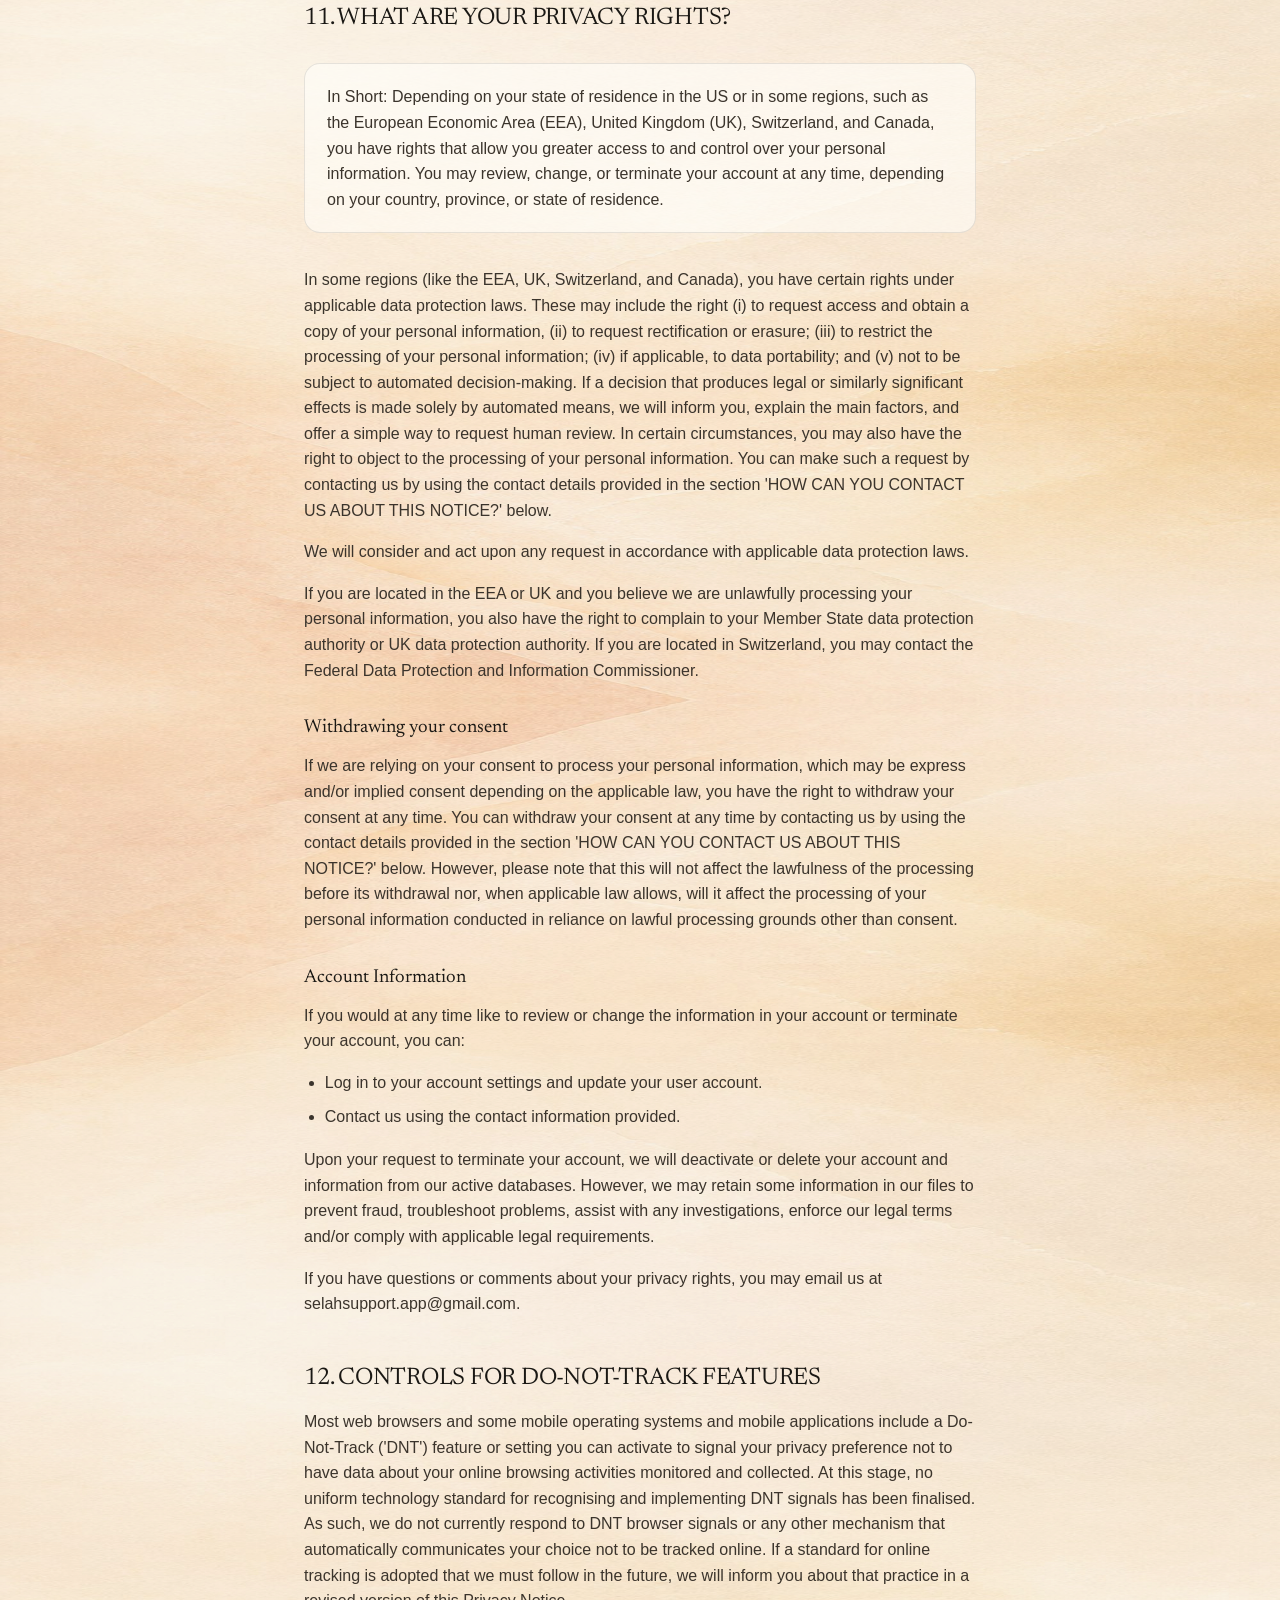
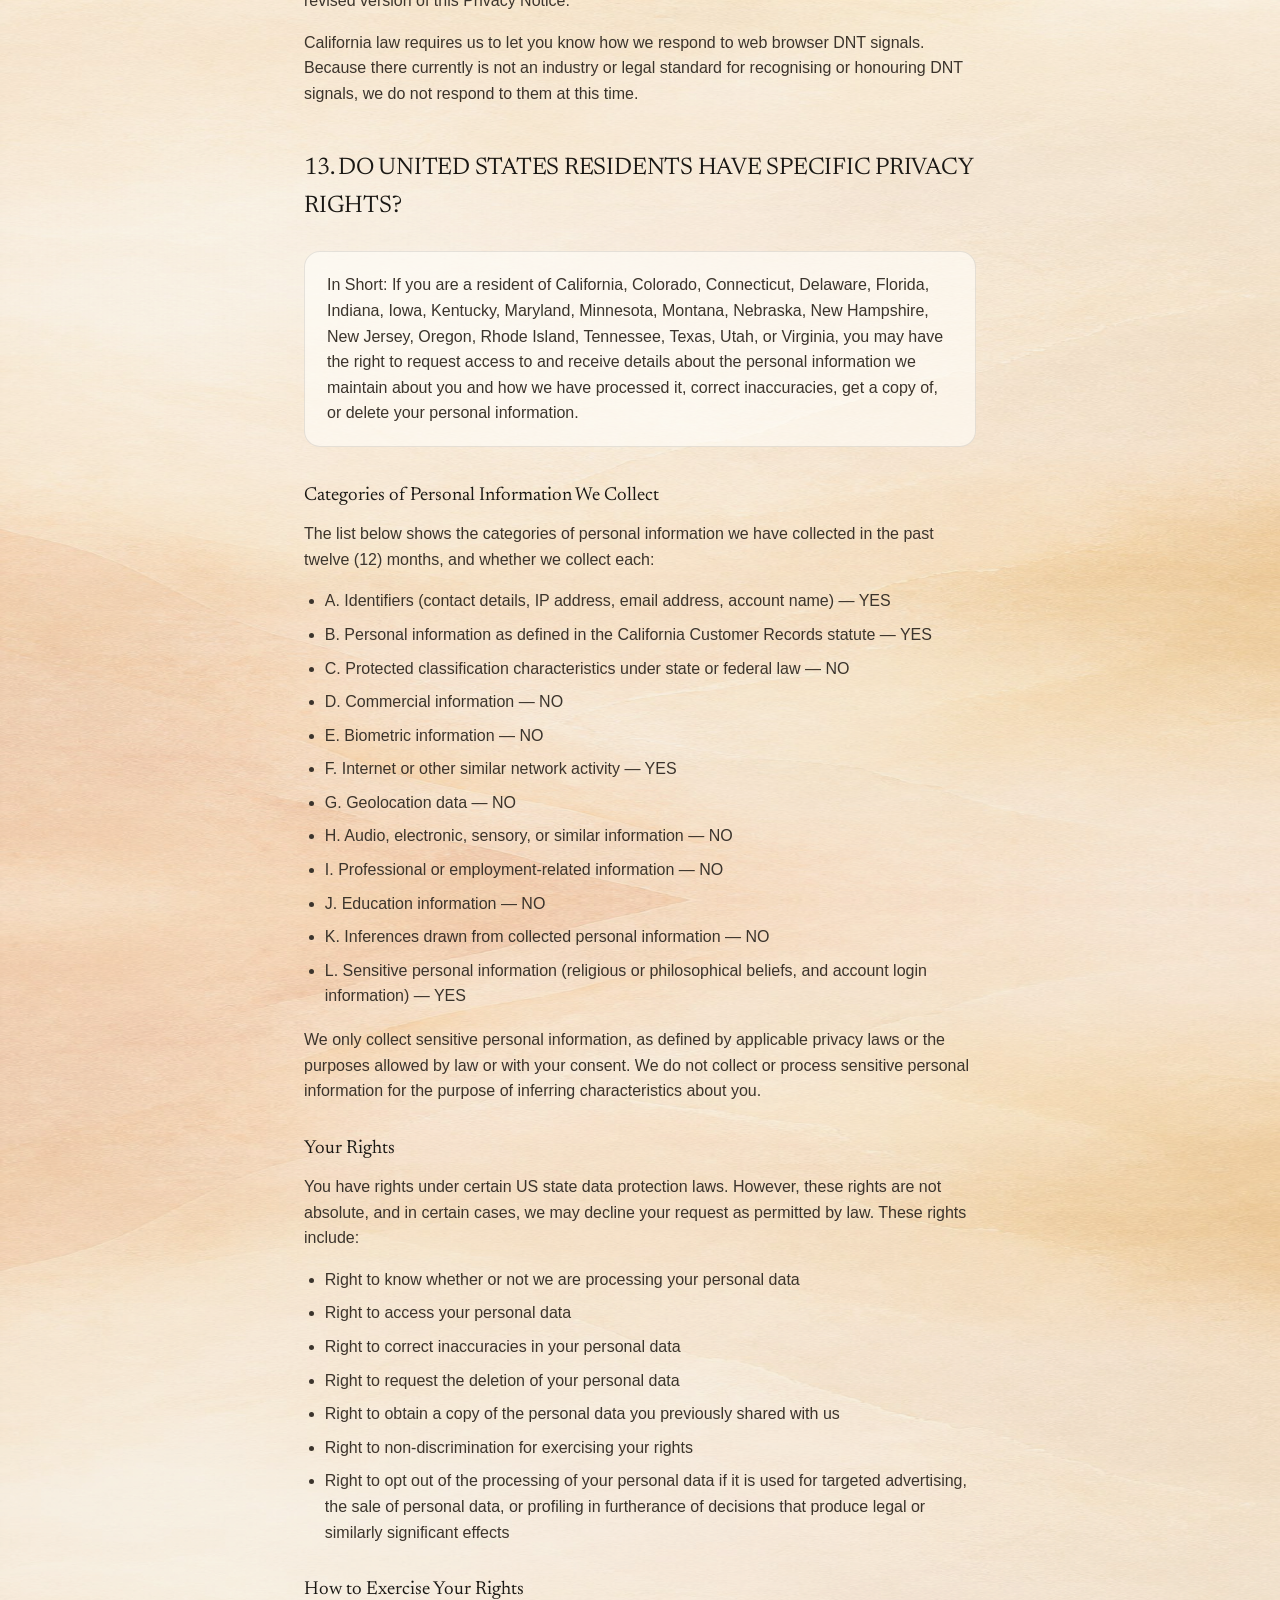
<file: privacy.html>
<!doctype html>
<html lang="en">
<head>
<meta charset="utf-8" />
<meta name="viewport" content="width=device-width, initial-scale=1, viewport-fit=cover" />
<title>Privacy Policy · Selah</title>
<meta name="description" content="How Selah collects, uses, and protects your information." />
<meta name="theme-color" content="#FBEDD6" />
<meta name="color-scheme" content="light" />
<link rel="icon" href="assets/favicon.png" type="image/png" />
<link rel="apple-touch-icon" href="assets/favicon.png" />
<link rel="preconnect" href="https://fonts.googleapis.com" />
<link rel="preconnect" href="https://fonts.gstatic.com" crossorigin />
<link href="https://fonts.googleapis.com/css2?family=Newsreader:opsz,wght@6..72,300;6..72,400;6..72,500&display=swap" rel="stylesheet" />
<link rel="stylesheet" href="styles.css?v=3" />
</head>
<body>

<div class="paper" aria-hidden="true"></div>

<header class="nav">
  <a class="brand" href="index.html">
    <img src="assets/icon.png" alt="" width="34" height="34" />
    <span>Selah</span>
  </a>
  <a class="nav-cta" href="index.html#get">Get the app</a>
</header>

<main class="doc">
  <p class="eyebrow">Legal</p><h1>Privacy Policy</h1><p class="updated">Last updated July 22, 2026</p><div class="rule"></div><p>This Privacy Notice for Selah (&#039;we&#039;, &#039;us&#039;, or &#039;our&#039;), describes how and why we might access, collect, store, use, and/or share (&#039;process&#039;) your personal information when you use our services (&#039;Services&#039;), including when you:</p>
  <ul>
  <li>Download and use our mobile application (Selah), or any other application of ours that links to this Privacy Notice.</li>
  <li>Use Selah. Selah is a mobile application that helps people read and engage with the Bible. It provides Scripture reading across multiple translations, guided reading plans, verse highlights and personal notes, AI-assisted explanations and reflections, Scripture questions and answers, and short prayers and devotionals. You can use Selah as a guest with profile, library, reading-progress, and journey data stored on your device, or create an account to sync that data across your devices.</li>
  <li>Engage with us in other related ways, including any marketing or events.</li>
  </ul>
  <p>Questions or concerns? Reading this Privacy Notice will help you understand your privacy rights and choices. We are responsible for making decisions about how your personal information is processed. If you do not agree with our policies and practices, please do not use our Services. If you still have any questions or concerns, please contact us at selahsupport.app@gmail.com.</p>
  <h2>SUMMARY OF KEY POINTS</h2>
  <p class="summary">This summary provides key points from our Privacy Notice, but you can find out more details about any of these topics in the sections below.</p>
  <p>What personal information do we process? When you visit, use, or navigate our Services, we may process personal information depending on how you interact with us and the Services, the choices you make, and the products and features you use.</p>
  <p>Do we process any sensitive personal information? Some of the information may be considered &#039;special&#039; or &#039;sensitive&#039; in certain jurisdictions, for example your racial or ethnic origins, sexual orientation, and religious beliefs. We may process sensitive personal information when necessary with your consent or as otherwise permitted by applicable law.</p>
  <p>Do we collect any information from third parties? We do not collect any information from third parties.</p>
  <p>How do we process your information? We process your information to provide, improve, and administer our Services, communicate with you, for security and fraud prevention, and to comply with law. We may also process your information for other purposes with your consent. We process your information only when we have a valid legal reason to do so.</p>
  <p>In what situations and with which parties do we share personal information? We may share information in specific situations and with specific categories of third parties.</p>
  <p>How do we keep your information safe? We have adequate organisational and technical processes and procedures in place to protect your personal information. However, no electronic transmission over the internet or information storage technology can be guaranteed to be 100% secure.</p>
  <p>What are your rights? Depending on where you are located geographically, the applicable privacy law may mean you have certain rights regarding your personal information.</p>
  <p>How do you exercise your rights? The easiest way to exercise your rights is by submitting a data subject access request, or by contacting us. We will consider and act upon any request in accordance with applicable data protection laws.</p>
  <h2>1. WHAT INFORMATION DO WE COLLECT?</h2>
  <h3>Personal information you disclose to us</h3>
  <p class="summary">In Short: We collect personal information that you provide to us.</p>
  <p>We collect personal information that you voluntarily provide to us when you register on the Services, express an interest in obtaining information about us or our products and Services, when you participate in activities on the Services, or otherwise when you contact us.</p>
  <p>Personal Information Provided by You. The personal information that we collect depends on the context of your interactions with us and the Services, the choices you make, and the products and features you use. The personal information we collect may include the following:</p>
  <ul>
  <li>names</li>
  <li>email addresses</li>
  <li>contact or authentication data</li>
  <li>user-generated content (notes, highlights, reflections, saved insights)</li>
  <li>free-text input for AI features (prayers, questions, reflections)</li>
  <li>onboarding preferences (reasons for use, spiritual needs, goals)</li>
  <li>religious or spiritual information voluntarily provided</li>
  </ul>
  <h3>Guest mode</h3>
  <p>When you continue as a guest, your onboarding profile, Bible preferences, reading progress, highlights, notes, saved reflections and insights, question history, and journeys are stored on your device and are not synchronized to our cloud database. We create a pseudonymous Supabase authentication identifier and store per-feature AI usage totals linked to that identifier so we can authenticate requests, enforce free-use limits, and prevent abuse. These counters do not contain your profile, library, or journey content.</p>
  <p>If you choose to use an AI feature as a guest, the text and context needed to answer that request are transmitted to our AI Service Providers as described in section 5. Creating an account enables cloud synchronization of the device-local app data. You can permanently remove your local guest data, anonymous identifier, and AI usage history from the Data &amp; Privacy section in the app.</p>
  <p>Sensitive Information. When necessary, with your consent or as otherwise permitted by applicable law, we process the following categories of sensitive information:</p>
  <ul>
  <li>information revealing religious or philosophical beliefs</li>
  </ul>
  <p>Social Media Login Data. We provide you with the option to register and log in using your existing Google or Apple account. If you choose to register in this way, we will collect certain profile information about you from that provider, as described in the section called &#039;HOW DO WE HANDLE YOUR SOCIAL LOGINS?&#039; below.</p>
  <p>Application Data. If you use our application(s), we also may collect the following information if you choose to provide us with access or permission:</p>
  <ul>
  <li>Mobile Device Data. We automatically collect device information (such as your mobile device ID, model, and manufacturer), operating system, version information and system configuration information, device and application identification numbers, browser type and version, hardware model, Internet service provider and/or mobile carrier, and Internet Protocol (IP) address (or proxy server). If you are using our application(s), we may also collect information about the phone network associated with your mobile device, your mobile device&#039;s operating system or platform, the type of mobile device you use, your mobile device&#039;s unique device ID, and information about the features of our application(s) you accessed.</li>
  <li>Push Notifications. We may request to send you push notifications regarding your account or certain features of the application(s). If you wish to opt out from receiving these types of communications, you may turn them off in your device&#039;s settings.</li>
  </ul>
  <p>This information is primarily needed to maintain the security and operation of our application(s), for troubleshooting, and for our internal analytics and reporting purposes.</p>
  <p>All personal information that you provide to us must be true, complete, and accurate, and you must notify us of any changes to such personal information.</p>
  <h3>Information automatically collected</h3>
  <p class="summary">In Short: Some information — such as your Internet Protocol (IP) address and/or browser and device characteristics — is collected automatically when you visit our Services.</p>
  <p>We automatically collect certain information when you visit, use, or navigate the Services. This information does not reveal your specific identity (like your name or contact information) but may include device and usage information, such as your IP address, browser and device characteristics, operating system, language preferences, referring URLs, device name, country, location, information about how and when you use our Services, and other technical information. This information is primarily needed to maintain the security and operation of our Services, and for our internal analytics and reporting purposes.</p>
  <p>The information we collect includes:</p>
  <ul>
  <li>Log and Usage Data. Log and usage data is service-related, diagnostic, usage, and performance information our servers automatically collect when you access or use our Services and which we record in log files. Depending on how you interact with us, this log data may include your IP address, device information, browser type, and settings and information about your activity in the Services (such as the date/time stamps associated with your usage, pages and files viewed, searches, and other actions you take such as which features you use), device event information (such as system activity, error reports (sometimes called &#039;crash dumps&#039;), and hardware settings).</li>
  <li>Device Data. We collect device data such as information about your computer, phone, tablet, or other device you use to access the Services. Depending on the device used, this device data may include information such as your IP address (or proxy server), device and application identification numbers, location, browser type, hardware model, Internet service provider and/or mobile carrier, operating system, and system configuration information.</li>
  </ul>
  <h3>Product analytics</h3>
  <p>We use PostHog, a product analytics provider, to understand how our Services are used so we can improve them. PostHog receives usage events from the app — such as the screens you visit and the features you use (for example, completing onboarding, starting a reading journey, or requesting an explanation) — together with device information and a pseudonymous identifier (your authentication identifier, including in guest mode). To make individual analytics profiles recognisable to our team, we also attach the first name you enter during onboarding to your analytics profile (including in guest mode), along with coarse profile attributes such as your reason for joining, experience level, sign-in method, and current Bible translation. Beyond this, events describe your actions at a coarse level only: we do not send PostHog your email address, the content of your prayers, reflections, questions, notes, highlights, or AI conversations, or verse-level detail about your reading. This information is processed on PostHog&#039;s servers in the United States. You may object to this processing, or request deletion of your analytics data (including the first name attached to your analytics profile), at any time by contacting us at selahsupport.app@gmail.com.</p>
  <h3>Support messages</h3>
  <p>When you deliberately submit feedback or a problem report, we send your message and the information needed to review it to our support database. It may also include your account identifier, name and email address if available, app version, and device platform. We use this information only to investigate the report, improve the Services, respond to you when needed, and meet our legal obligations.</p>
  <h3>Google API</h3>
  <p>Our use of information received from Google APIs will adhere to the Google API Services User Data Policy, including the Limited Use requirements.</p>
  <h2>2. HOW DO WE PROCESS YOUR INFORMATION?</h2>
  <p class="summary">In Short: We process your information to provide, improve, and administer our Services, communicate with you, for security and fraud prevention, and to comply with law. We may also process your information for other purposes only with your prior explicit consent.</p>
  <p>We process your personal information for a variety of reasons, depending on how you interact with our Services, including:</p>
  <ul>
  <li>To facilitate account creation and authentication and otherwise manage user accounts. We may process your information so you can create and log in to your account, as well as keep your account in working order.</li>
  <li>To deliver and facilitate delivery of services to the user. We may process your information to provide you with the requested service.</li>
  <li>To respond to user inquiries/offer support to users. We may process your information to respond to your inquiries and solve any potential issues you might have with the requested service.</li>
  <li>To send administrative information to you. We may process your information to send you details about our products and services, changes to our terms and policies, and other similar information.</li>
  <li>To request feedback. We may process your information when necessary to request feedback and to contact you about your use of our Services.</li>
  <li>To protect our Services. We may process your information as part of our efforts to keep our Services safe and secure, including fraud monitoring and prevention.</li>
  <li>To identify usage trends. We may process information about how you use our Services to better understand how they are being used so we can improve them.</li>
  <li>To save or protect an individual&#039;s vital interest. We may process your information when necessary to save or protect an individual&#039;s vital interest, such as to prevent harm.</li>
  </ul>
  <h2>3. WHAT LEGAL BASES DO WE RELY ON TO PROCESS YOUR INFORMATION?</h2>
  <p class="summary">In Short: We only process your personal information when we believe it is necessary and we have a valid legal reason (i.e. legal basis) to do so under applicable law, like with your consent, to comply with laws, to provide you with services to enter into or fulfil our contractual obligations, to protect your rights, or to fulfil our legitimate business interests.</p>
  <h3>If you are located in the EU or UK, this section applies to you.</h3>
  <p>The General Data Protection Regulation (GDPR) and UK GDPR require us to explain the valid legal bases we rely on in order to process your personal information. As such, we may rely on the following legal bases to process your personal information:</p>
  <ul>
  <li>Consent. We may process your information if you have given us permission (i.e. consent) to use your personal information for a specific purpose. You can withdraw your consent at any time.</li>
  <li>Performance of a Contract. We may process your personal information when we believe it is necessary to fulfil our contractual obligations to you, including providing our Services or at your request prior to entering into a contract with you.</li>
  <li>Legitimate Interests. We may process your information when we believe it is reasonably necessary to achieve our legitimate business interests and those interests do not outweigh your interests and fundamental rights and freedoms. For example, we may process your personal information to analyse how our Services are used so we can improve them to engage and retain users, diagnose problems and/or prevent fraudulent activities, and understand how our users use our products and services so we can improve user experience.</li>
  <li>Legal Obligations. We may process your information where we believe it is necessary for compliance with our legal obligations, such as to cooperate with a law enforcement body or regulatory agency, exercise or defend our legal rights, or disclose your information as evidence in litigation in which we are involved.</li>
  <li>Vital Interests. We may process your information where we believe it is necessary to protect your vital interests or the vital interests of a third party, such as situations involving potential threats to the safety of any person.</li>
  </ul>
  <h3>If you are located in Canada, this section applies to you.</h3>
  <p>We may process your information if you have given us specific permission (i.e. express consent) to use your personal information for a specific purpose, or in situations where your permission can be inferred (i.e. implied consent). You can withdraw your consent at any time.</p>
  <p>In some exceptional cases, we may be legally permitted under applicable law to process your information without your consent, including, for example:</p>
  <ul>
  <li>If collection is clearly in the interests of an individual and consent cannot be obtained in a timely way</li>
  <li>For investigations and fraud detection and prevention</li>
  <li>For business transactions provided certain conditions are met</li>
  <li>If it is contained in a witness statement and the collection is necessary to assess, process, or settle an insurance claim</li>
  <li>For identifying injured, ill, or deceased persons and communicating with next of kin</li>
  <li>If we have reasonable grounds to believe an individual has been, is, or may be victim of financial abuse</li>
  <li>If it is reasonable to expect collection and use with consent would compromise the availability or the accuracy of the information and the collection is reasonable for purposes related to investigating a breach of an agreement or a contravention of the laws of Canada or a province</li>
  <li>If disclosure is required to comply with a subpoena, warrant, court order, or rules of the court relating to the production of records</li>
  <li>If it was produced by an individual in the course of their employment, business, or profession and the collection is consistent with the purposes for which the information was produced</li>
  <li>If the collection is solely for journalistic, artistic, or literary purposes</li>
  <li>If the information is publicly available and is specified by the regulations</li>
  <li>We may disclose de-identified information for approved research or statistics projects, subject to ethics oversight and confidentiality commitments</li>
  </ul>
  <h2>4. WHEN AND WITH WHOM DO WE SHARE YOUR PERSONAL INFORMATION?</h2>
  <p class="summary">In Short: We may share information in specific situations described in this section and/or with the following categories of third parties.</p>
  <p>Vendors, Consultants, and Other Third-Party Service Providers. We may share your data with third-party vendors, service providers, contractors, or agents (&#039;third parties&#039;) who perform services for us or on our behalf and require access to such information to do that work. We have contracts in place with our third parties, which are designed to help safeguard your personal information. This means that they cannot do anything with your personal information unless we have instructed them to do it. They will also not share your personal information with any organisation apart from us. They also commit to protect the data they hold on our behalf and to retain it for the period we instruct.</p>
  <p>The categories of third parties we may share personal information with are as follows:</p>
  <ul>
  <li>AI Platforms</li>
  <li>Cloud Computing Services</li>
  <li>Data Storage Service Providers</li>
  <li>Performance Monitoring Tools</li>
  <li>Product Analytics Services</li>
  <li>User Account Registration &amp; Authentication Services</li>
  </ul>
  <p>We also may need to share your personal information in the following situations:</p>
  <ul>
  <li>Business Transfers. We may share or transfer your information in connection with, or during negotiations of, any merger, sale of company assets, financing, or acquisition of all or a portion of our business to another company.</li>
  </ul>
  <h2>5. DO WE OFFER ARTIFICIAL INTELLIGENCE-BASED PRODUCTS?</h2>
  <p class="summary">In Short: We offer products, features, or tools powered by artificial intelligence, machine learning, or similar technologies.</p>
  <p>As part of our Services, we offer products, features, or tools powered by artificial intelligence, machine learning, or similar technologies (collectively, &#039;AI Products&#039;). These tools are designed to enhance your experience and provide you with innovative solutions. The terms in this Privacy Notice govern your use of the AI Products within our Services.</p>
  <h3>Use of AI Technologies</h3>
  <p>We provide the AI Products through third-party service providers (&#039;AI Service Providers&#039;). We use OpenRouter to route requests to underlying AI model providers, including Google (Gemini). As outlined in this Privacy Notice, your input, output, and personal information will be shared with and processed by these AI Service Providers to enable your use of our AI Products for purposes outlined in &#039;WHAT LEGAL BASES DO WE RELY ON TO PROCESS YOUR PERSONAL INFORMATION?&#039; These AI Service Providers may process this information on servers located outside your country of residence, including in the United States and the European Union. You must not use the AI Products in any way that violates the terms or policies of any AI Service Provider.</p>
  <h3>Our AI Products</h3>
  <p>Our AI Products are designed for the following functions:</p>
  <ul>
  <li>Generating reflections, explanations, and responses to spiritual questions and prayers</li>
  <li>Providing personalised insights based on the content and preferences you share</li>
  </ul>
  <h3>How We Process Your Data Using AI</h3>
  <p>All personal information processed using our AI Products is handled in line with our Privacy Notice and our agreement with third parties. This ensures high security and safeguards your personal information throughout the process, giving you peace of mind about your data&#039;s safety.</p>
  <h3>How to Opt Out</h3>
  <p>We believe in giving you the power to decide how your data is used. To opt out, you can:</p>
  <ul>
  <li>Log in to your account settings and update your user account</li>
  <li>Contact us using the contact information provided</li>
  </ul>
  <h2>6. HOW DO WE HANDLE YOUR SOCIAL LOGINS?</h2>
  <p class="summary">In Short: If you choose to register or log in to our Services using a social media account, we may have access to certain information about you.</p>
  <p>Our Services offer you the ability to register and log in using your Google or Apple account. Where you choose to do this, we will receive certain profile information about you from that provider. The profile information we receive will typically include your name, email address, and (where available) your profile picture. If you sign in with Apple, you may choose to hide your email address, in which case Apple will provide us with a private relay email address instead of your personal one.</p>
  <p>We will use the information we receive only for the purposes that are described in this Privacy Notice or that are otherwise made clear to you on the relevant Services. Please note that we do not control, and are not responsible for, other uses of your personal information by your third-party social media provider. We recommend that you review their privacy notice to understand how they collect, use, and share your personal information, and how you can set your privacy preferences on their sites and apps.</p>
  <h2>7. IS YOUR INFORMATION TRANSFERRED INTERNATIONALLY?</h2>
  <p class="summary">In Short: We may transfer, store, and process your information in countries other than your own.</p>
  <p>Our servers are located in Japan and the United States. Regardless of your location, please be aware that your information may be transferred to, stored by, and processed by us in our facilities and in the facilities of the third parties with whom we may share your personal information (see &#039;WHEN AND WITH WHOM DO WE SHARE YOUR PERSONAL INFORMATION?&#039; above), including facilities in the United States, Japan, and other countries.</p>
  <p>If you are a resident in the European Economic Area (EEA), United Kingdom (UK), or Switzerland, then these countries may not necessarily have data protection laws or other similar laws as comprehensive as those in your country. However, we will take all necessary measures to protect your personal information in accordance with this Privacy Notice and applicable law.</p>
  <h3>European Commission&#039;s Standard Contractual Clauses</h3>
  <p>We have implemented measures to protect your personal information, including by using the European Commission&#039;s Standard Contractual Clauses for transfers of personal information between our group companies and between us and our third-party providers. These clauses require all recipients to protect all personal information that they process originating from the EEA or UK in accordance with European data protection laws and regulations. Our Standard Contractual Clauses can be provided upon request. We have implemented similar appropriate safeguards with our third-party service providers and partners and further details can be provided upon request.</p>
  <h2>8. HOW LONG DO WE KEEP YOUR INFORMATION?</h2>
  <p class="summary">In Short: We keep your information for as long as necessary to fulfil the purposes outlined in this Privacy Notice unless otherwise required by law.</p>
  <p>We will only keep your personal information for as long as it is necessary for the purposes set out in this Privacy Notice, unless a longer retention period is required or permitted by law (such as tax, accounting, or other legal requirements). No purpose in this notice will require us keeping your personal information for longer than the period of time in which users have an account with us.</p>
  <p>When we have no ongoing legitimate business need to process your personal information, we will either delete or anonymise such information, or, if this is not possible (for example, because your personal information has been stored in backup archives), then we will securely store your personal information and isolate it from any further processing until deletion is possible.</p>
  <h2>9. HOW DO WE KEEP YOUR INFORMATION SAFE?</h2>
  <p class="summary">In Short: We aim to protect your personal information through a system of organisational and technical security measures.</p>
  <p>We have implemented appropriate and reasonable technical and organisational security measures designed to protect the security of any personal information we process. However, despite our safeguards and efforts to secure your information, no electronic transmission over the Internet or information storage technology can be guaranteed to be 100% secure, so we cannot promise or guarantee that hackers, cybercriminals, or other unauthorised third parties will not be able to defeat our security and improperly collect, access, steal, or modify your information. Although we will do our best to protect your personal information, transmission of personal information to and from our Services is at your own risk. You should only access the Services within a secure environment.</p>
  <h2>10. DO WE COLLECT INFORMATION FROM MINORS?</h2>
  <p class="summary">In Short: We do not knowingly collect data from or market to children under 13 years of age.</p>
  <p>We do not knowingly collect, solicit data from, or market to children under 13 years of age, nor do we knowingly sell such personal information. By using the Services, you represent that you are at least 13 years of age. If you are under the age of 18, you represent that you have your parent&#039;s or guardian&#039;s permission to use the Services. If we learn that personal information from users less than 13 years of age has been collected, we will deactivate the account and take reasonable measures to promptly delete such data from our records. If you become aware of any data we may have collected from children under age 13, please contact us at selahsupport.app@gmail.com.</p>
  <h2>11. WHAT ARE YOUR PRIVACY RIGHTS?</h2>
  <p class="summary">In Short: Depending on your state of residence in the US or in some regions, such as the European Economic Area (EEA), United Kingdom (UK), Switzerland, and Canada, you have rights that allow you greater access to and control over your personal information. You may review, change, or terminate your account at any time, depending on your country, province, or state of residence.</p>
  <p>In some regions (like the EEA, UK, Switzerland, and Canada), you have certain rights under applicable data protection laws. These may include the right (i) to request access and obtain a copy of your personal information, (ii) to request rectification or erasure; (iii) to restrict the processing of your personal information; (iv) if applicable, to data portability; and (v) not to be subject to automated decision-making. If a decision that produces legal or similarly significant effects is made solely by automated means, we will inform you, explain the main factors, and offer a simple way to request human review. In certain circumstances, you may also have the right to object to the processing of your personal information. You can make such a request by contacting us by using the contact details provided in the section &#039;HOW CAN YOU CONTACT US ABOUT THIS NOTICE?&#039; below.</p>
  <p>We will consider and act upon any request in accordance with applicable data protection laws.</p>
  <p>If you are located in the EEA or UK and you believe we are unlawfully processing your personal information, you also have the right to complain to your Member State data protection authority or UK data protection authority. If you are located in Switzerland, you may contact the Federal Data Protection and Information Commissioner.</p>
  <h3>Withdrawing your consent</h3>
  <p>If we are relying on your consent to process your personal information, which may be express and/or implied consent depending on the applicable law, you have the right to withdraw your consent at any time. You can withdraw your consent at any time by contacting us by using the contact details provided in the section &#039;HOW CAN YOU CONTACT US ABOUT THIS NOTICE?&#039; below. However, please note that this will not affect the lawfulness of the processing before its withdrawal nor, when applicable law allows, will it affect the processing of your personal information conducted in reliance on lawful processing grounds other than consent.</p>
  <h3>Account Information</h3>
  <p>If you would at any time like to review or change the information in your account or terminate your account, you can:</p>
  <ul>
  <li>Log in to your account settings and update your user account.</li>
  <li>Contact us using the contact information provided.</li>
  </ul>
  <p>Upon your request to terminate your account, we will deactivate or delete your account and information from our active databases. However, we may retain some information in our files to prevent fraud, troubleshoot problems, assist with any investigations, enforce our legal terms and/or comply with applicable legal requirements.</p>
  <p>If you have questions or comments about your privacy rights, you may email us at selahsupport.app@gmail.com.</p>
  <h2>12. CONTROLS FOR DO-NOT-TRACK FEATURES</h2>
  <p>Most web browsers and some mobile operating systems and mobile applications include a Do-Not-Track (&#039;DNT&#039;) feature or setting you can activate to signal your privacy preference not to have data about your online browsing activities monitored and collected. At this stage, no uniform technology standard for recognising and implementing DNT signals has been finalised. As such, we do not currently respond to DNT browser signals or any other mechanism that automatically communicates your choice not to be tracked online. If a standard for online tracking is adopted that we must follow in the future, we will inform you about that practice in a revised version of this Privacy Notice.</p>
  <p>California law requires us to let you know how we respond to web browser DNT signals. Because there currently is not an industry or legal standard for recognising or honouring DNT signals, we do not respond to them at this time.</p>
  <h2>13. DO UNITED STATES RESIDENTS HAVE SPECIFIC PRIVACY RIGHTS?</h2>
  <p class="summary">In Short: If you are a resident of California, Colorado, Connecticut, Delaware, Florida, Indiana, Iowa, Kentucky, Maryland, Minnesota, Montana, Nebraska, New Hampshire, New Jersey, Oregon, Rhode Island, Tennessee, Texas, Utah, or Virginia, you may have the right to request access to and receive details about the personal information we maintain about you and how we have processed it, correct inaccuracies, get a copy of, or delete your personal information.</p>
  <h3>Categories of Personal Information We Collect</h3>
  <p>The list below shows the categories of personal information we have collected in the past twelve (12) months, and whether we collect each:</p>
  <ul>
  <li>A. Identifiers (contact details, IP address, email address, account name) — YES</li>
  <li>B. Personal information as defined in the California Customer Records statute — YES</li>
  <li>C. Protected classification characteristics under state or federal law — NO</li>
  <li>D. Commercial information — NO</li>
  <li>E. Biometric information — NO</li>
  <li>F. Internet or other similar network activity — YES</li>
  <li>G. Geolocation data — NO</li>
  <li>H. Audio, electronic, sensory, or similar information — NO</li>
  <li>I. Professional or employment-related information — NO</li>
  <li>J. Education information — NO</li>
  <li>K. Inferences drawn from collected personal information — NO</li>
  <li>L. Sensitive personal information (religious or philosophical beliefs, and account login information) — YES</li>
  </ul>
  <p>We only collect sensitive personal information, as defined by applicable privacy laws or the purposes allowed by law or with your consent. We do not collect or process sensitive personal information for the purpose of inferring characteristics about you.</p>
  <h3>Your Rights</h3>
  <p>You have rights under certain US state data protection laws. However, these rights are not absolute, and in certain cases, we may decline your request as permitted by law. These rights include:</p>
  <ul>
  <li>Right to know whether or not we are processing your personal data</li>
  <li>Right to access your personal data</li>
  <li>Right to correct inaccuracies in your personal data</li>
  <li>Right to request the deletion of your personal data</li>
  <li>Right to obtain a copy of the personal data you previously shared with us</li>
  <li>Right to non-discrimination for exercising your rights</li>
  <li>Right to opt out of the processing of your personal data if it is used for targeted advertising, the sale of personal data, or profiling in furtherance of decisions that produce legal or similarly significant effects</li>
  </ul>
  <h3>How to Exercise Your Rights</h3>
  <p>To exercise these rights, you can contact us by submitting a data subject access request, by emailing us at selahsupport.app@gmail.com, through in-app support, or by referring to the contact details at the bottom of this document. Under certain US state data protection laws, you can designate an authorised agent to make a request on your behalf.</p>
  <p>Request Verification. Upon receiving your request, we will need to verify your identity to determine you are the same person about whom we have the information in our system. We will only use personal information provided in your request to verify your identity or authority to make the request.</p>
  <p>Appeals. Under certain US state data protection laws, if we decline to take action regarding your request, you may appeal our decision by emailing us at selahsupport.app@gmail.com. If your appeal is denied, you may submit a complaint to your state attorney general.</p>
  <h2>14. DO WE MAKE UPDATES TO THIS NOTICE?</h2>
  <p class="summary">In Short: Yes, we will update this notice as necessary to stay compliant with relevant laws.</p>
  <p>We may update this Privacy Notice from time to time. The updated version will be indicated by an updated &#039;Revised&#039; date at the top of this Privacy Notice. If we make material changes to this Privacy Notice, we may notify you either by prominently posting a notice of such changes or by directly sending you a notification. We encourage you to review this Privacy Notice frequently to be informed of how we are protecting your information.</p>
  <h2>15. HOW CAN YOU CONTACT US ABOUT THIS NOTICE?</h2>
  <p>If you have questions or comments about this notice, you may email us at selahsupport.app@gmail.com or contact us by post at:</p>
  <p>Selah<br>Dubai<br>United Arab Emirates</p>
  <h2>16. HOW CAN YOU REVIEW, UPDATE, OR DELETE THE DATA WE COLLECT FROM YOU?</h2>
  <p>Based on the applicable laws of your country or state of residence in the US, you may have the right to request access to the personal information we collect from you, details about how we have processed it, correct inaccuracies, or delete your personal information. You may also have the right to withdraw your consent to our processing of your personal information. These rights may be limited in some circumstances by applicable law. To request to review, update, or delete your personal information, please submit a data subject access request or contact us at selahsupport.app@gmail.com.</p>

  <p class="imprint">Selah · Dubai, United Arab Emirates · <a href="mailto:selahsupport.app@gmail.com">selahsupport.app@gmail.com</a></p>
</main>

<footer class="foot">
  <p class="copy">&copy; 2026 Selah</p>
  <nav class="links">
    <a href="privacy.html">Privacy</a>
    <a href="terms-and-conditions.html">Terms</a>
    <a href="delete-account.html">Delete account</a>
    <a href="support.html">Support</a>
  </nav>
</footer>

</body>
</html>
</file>
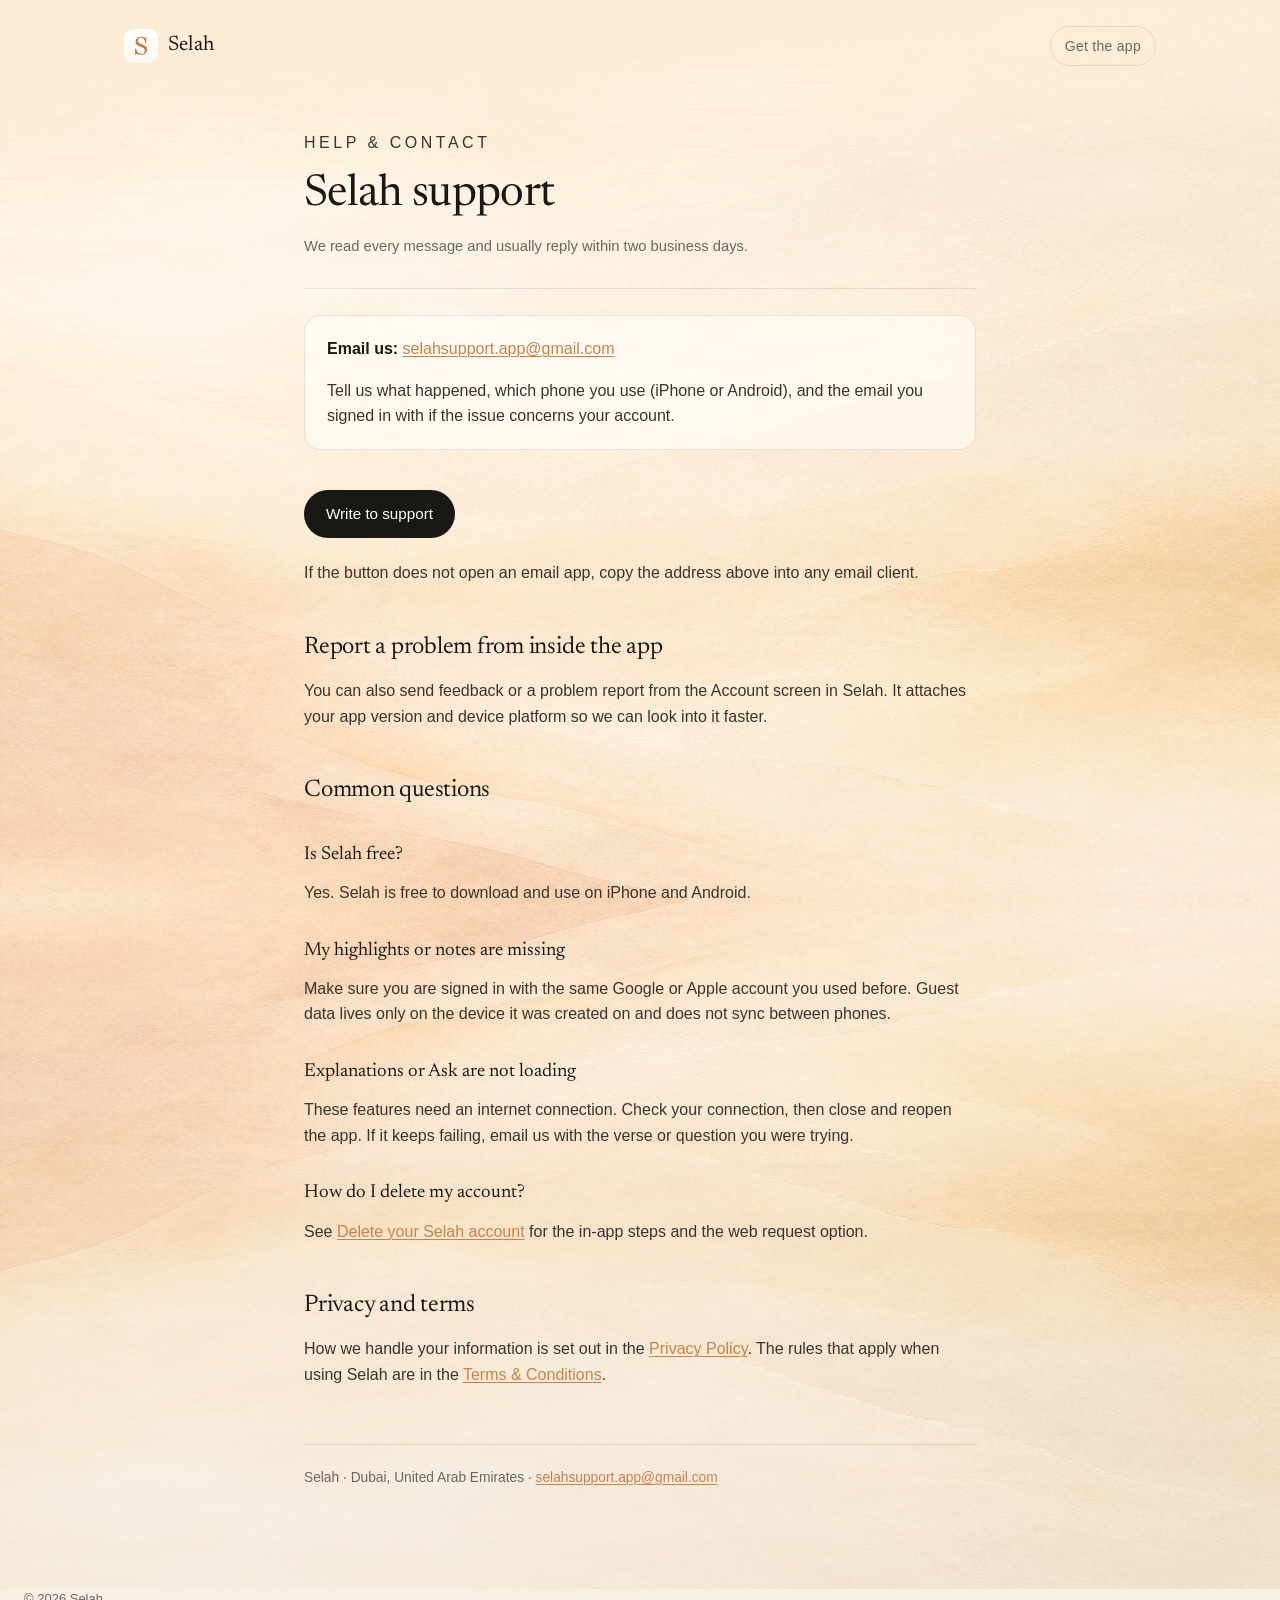
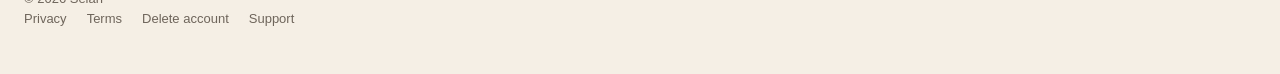
<file: support.html>
<!doctype html>
<html lang="en">
<head>
<meta charset="utf-8" />
<meta name="viewport" content="width=device-width, initial-scale=1, viewport-fit=cover" />
<title>Support · Selah</title>
<meta name="description" content="Get help with the Selah Bible app: contact support, fix common issues, and manage your account." />
<meta name="theme-color" content="#FBEDD6" />
<meta name="color-scheme" content="light" />
<link rel="icon" href="assets/favicon.png" type="image/png" />
<link rel="apple-touch-icon" href="assets/favicon.png" />
<link rel="preconnect" href="https://fonts.googleapis.com" />
<link rel="preconnect" href="https://fonts.gstatic.com" crossorigin />
<link href="https://fonts.googleapis.com/css2?family=Newsreader:opsz,wght@6..72,300;6..72,400;6..72,500&display=swap" rel="stylesheet" />
<link rel="stylesheet" href="styles.css?v=10" />
</head>
<body>

<div class="paper" aria-hidden="true"></div>

<header class="nav">
  <a class="brand" href="index.html">
    <img src="assets/icon.png" alt="" width="34" height="34" />
    <span>Selah</span>
  </a>
  <a class="nav-cta" href="index.html#get">Get the app</a>
</header>

<main class="doc">
  <p class="eyebrow">Help &amp; contact</p>
    <h1>Selah support</h1>
    <p class="updated">We read every message and usually reply within two business days.</p>
    <div class="rule"></div>
    <div class="summary">
      <p><strong>Email us:</strong> <a href="mailto:selahsupport.app@gmail.com">selahsupport.app@gmail.com</a></p>
      <p>Tell us what happened, which phone you use (iPhone or Android), and the email you signed in with if the issue concerns your account.</p>
    </div>
    <a class="button" href="mailto:selahsupport.app@gmail.com?subject=Selah%20support">Write to support</a>
    <p>If the button does not open an email app, copy the address above into any email client.</p>

    <h2>Report a problem from inside the app</h2>
    <p>You can also send feedback or a problem report from the Account screen in Selah. It attaches your app version and device platform so we can look into it faster.</p>

    <h2>Common questions</h2>
    <h3>Is Selah free?</h3>
    <p>Yes. Selah is free to download and use on iPhone and Android.</p>
    <h3>My highlights or notes are missing</h3>
    <p>Make sure you are signed in with the same Google or Apple account you used before. Guest data lives only on the device it was created on and does not sync between phones.</p>
    <h3>Explanations or Ask are not loading</h3>
    <p>These features need an internet connection. Check your connection, then close and reopen the app. If it keeps failing, email us with the verse or question you were trying.</p>
    <h3>How do I delete my account?</h3>
    <p>See <a href="delete-account.html">Delete your Selah account</a> for the in-app steps and the web request option.</p>

    <h2>Privacy and terms</h2>
    <p>How we handle your information is set out in the <a href="privacy.html">Privacy Policy</a>. The rules that apply when using Selah are in the <a href="terms-and-conditions.html">Terms &amp; Conditions</a>.</p>

  <p class="imprint">Selah · Dubai, United Arab Emirates · <a href="mailto:selahsupport.app@gmail.com">selahsupport.app@gmail.com</a></p>
</main>

<footer class="foot">
  <p class="copy">&copy; 2026 Selah</p>
  <nav class="links">
    <a href="privacy.html">Privacy</a>
    <a href="terms-and-conditions.html">Terms</a>
    <a href="delete-account.html">Delete account</a>
    <a href="support.html">Support</a>
  </nav>
</footer>

</body>
</html>
</file>
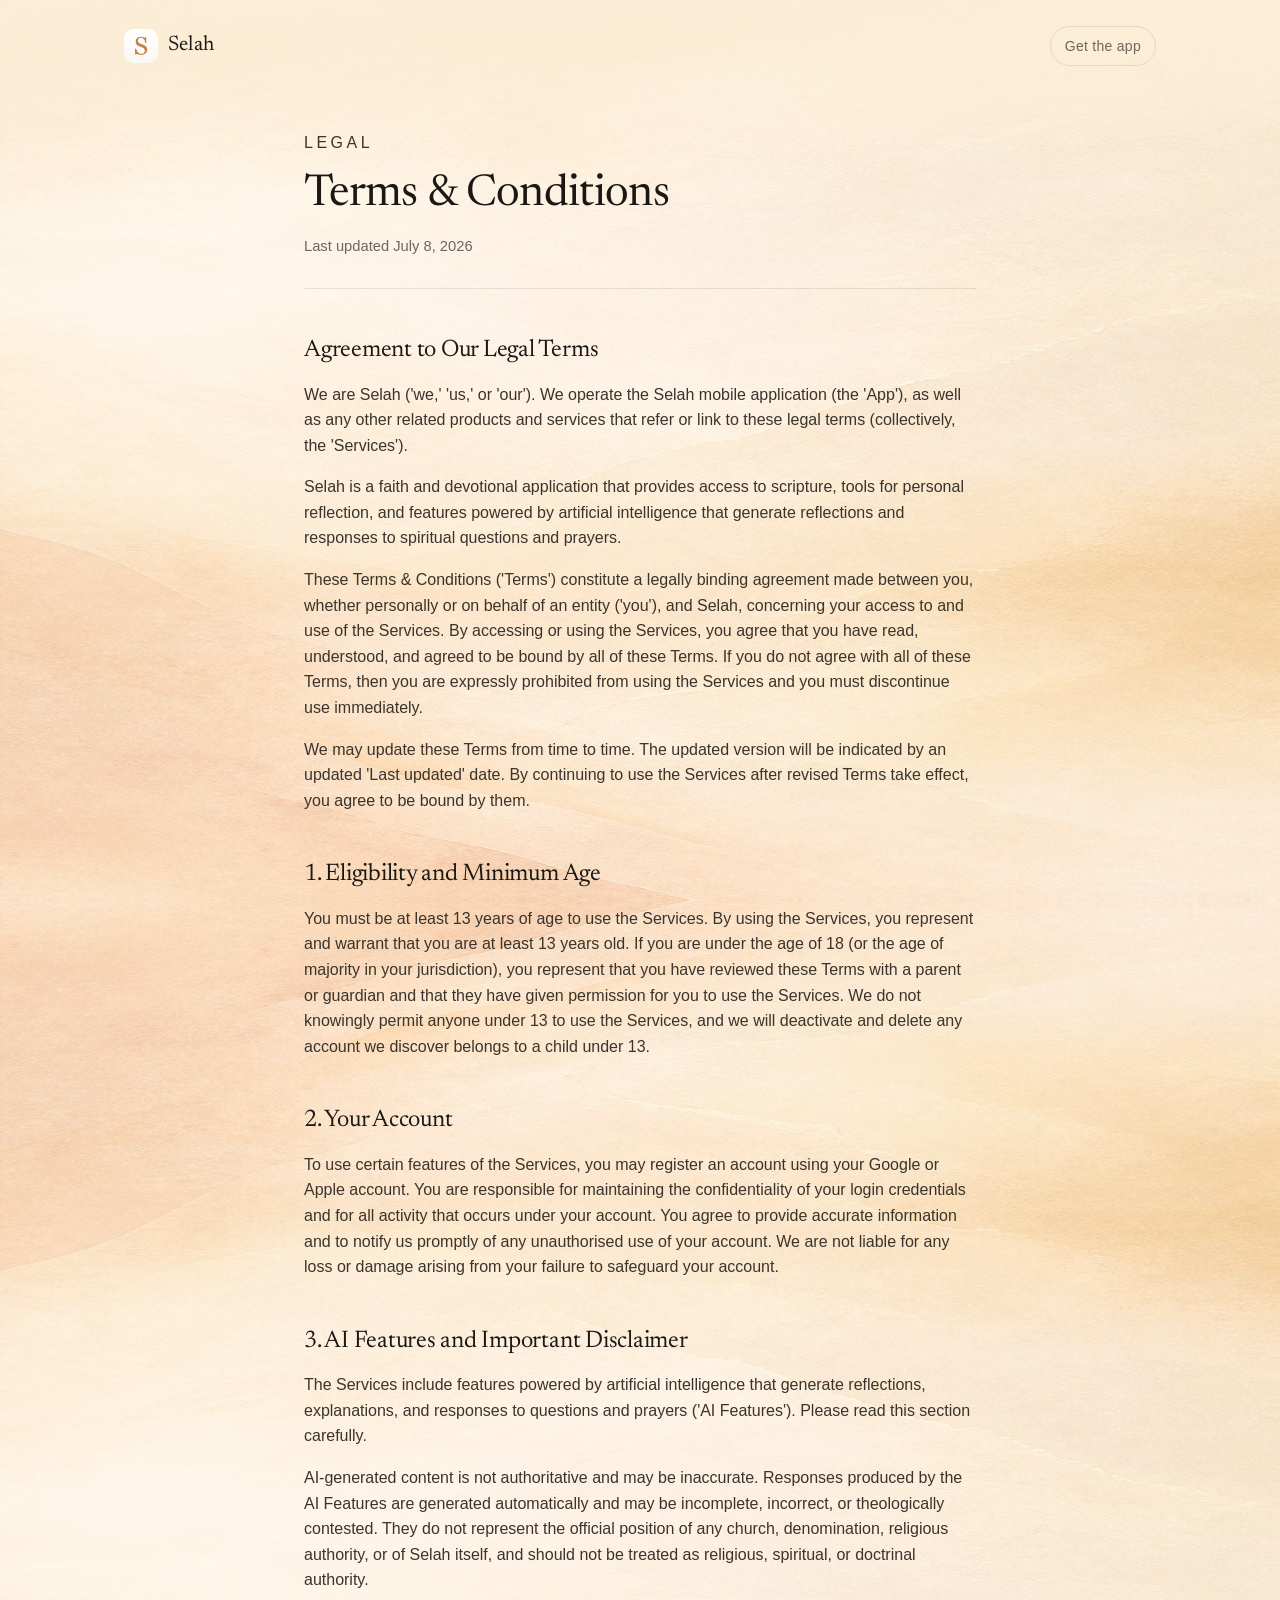
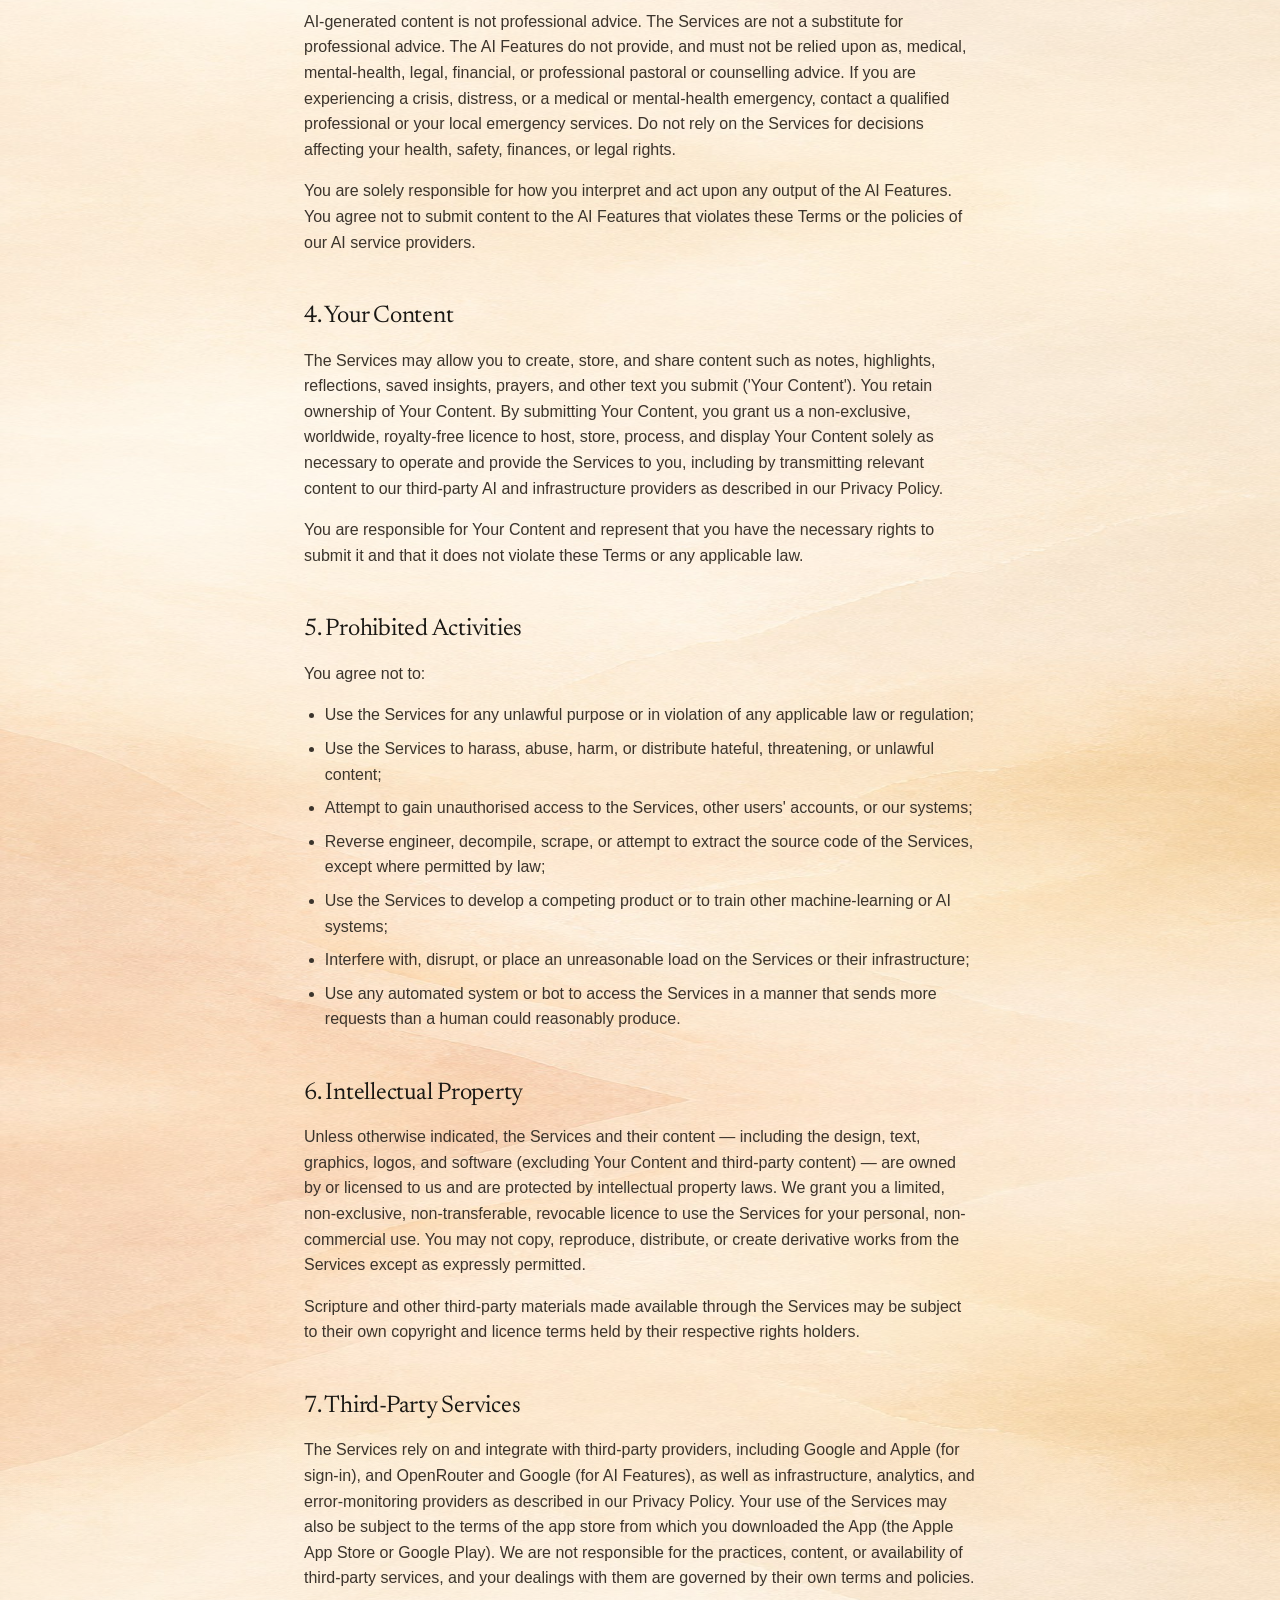
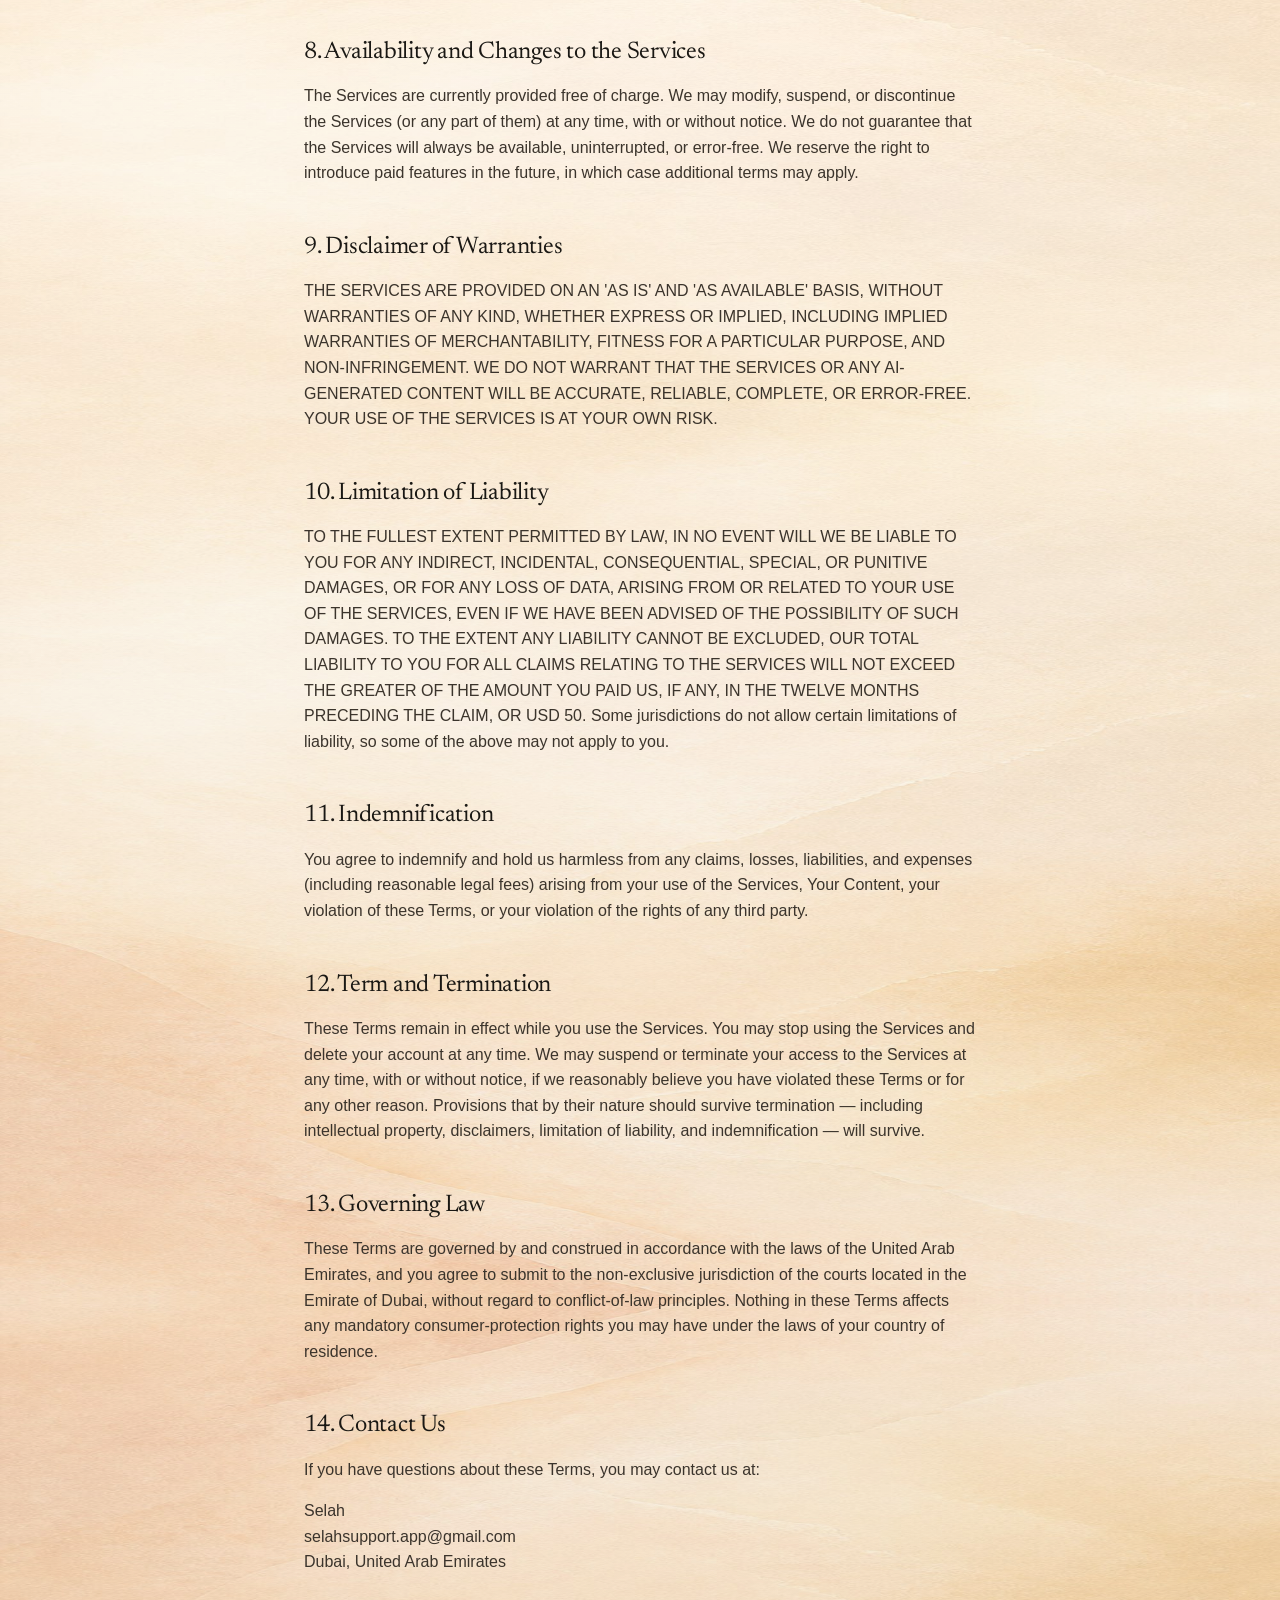
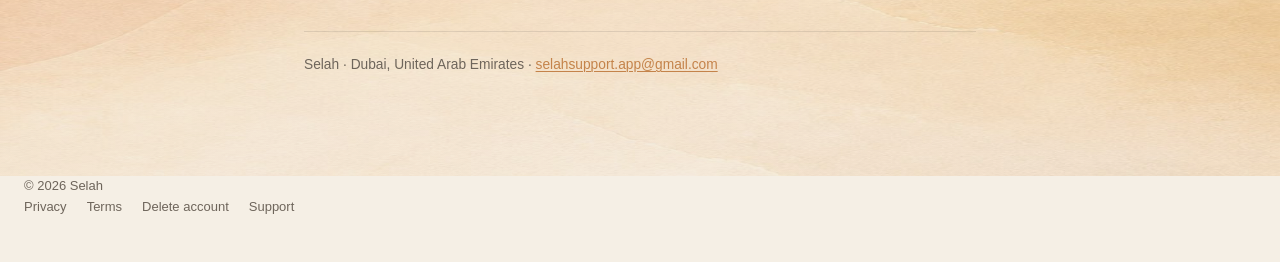
<file: terms-and-conditions.html>
<!doctype html>
<html lang="en">
<head>
<meta charset="utf-8" />
<meta name="viewport" content="width=device-width, initial-scale=1, viewport-fit=cover" />
<title>Terms &amp; Conditions · Selah</title>
<meta name="description" content="The terms that govern your use of the Selah app." />
<meta name="theme-color" content="#FBEDD6" />
<meta name="color-scheme" content="light" />
<link rel="icon" href="assets/favicon.png" type="image/png" />
<link rel="apple-touch-icon" href="assets/favicon.png" />
<link rel="preconnect" href="https://fonts.googleapis.com" />
<link rel="preconnect" href="https://fonts.gstatic.com" crossorigin />
<link href="https://fonts.googleapis.com/css2?family=Newsreader:opsz,wght@6..72,300;6..72,400;6..72,500&display=swap" rel="stylesheet" />
<link rel="stylesheet" href="styles.css?v=3" />
</head>
<body>

<div class="paper" aria-hidden="true"></div>

<header class="nav">
  <a class="brand" href="index.html">
    <img src="assets/icon.png" alt="" width="34" height="34" />
    <span>Selah</span>
  </a>
  <a class="nav-cta" href="index.html#get">Get the app</a>
</header>

<main class="doc">
  <p class="eyebrow">Legal</p><h1>Terms &amp; Conditions</h1><p class="updated">Last updated July 8, 2026</p><div class="rule"></div><h2>Agreement to Our Legal Terms</h2>
  <p>We are Selah (&#039;we,&#039; &#039;us,&#039; or &#039;our&#039;). We operate the Selah mobile application (the &#039;App&#039;), as well as any other related products and services that refer or link to these legal terms (collectively, the &#039;Services&#039;).</p>
  <p>Selah is a faith and devotional application that provides access to scripture, tools for personal reflection, and features powered by artificial intelligence that generate reflections and responses to spiritual questions and prayers.</p>
  <p>These Terms &amp; Conditions (&#039;Terms&#039;) constitute a legally binding agreement made between you, whether personally or on behalf of an entity (&#039;you&#039;), and Selah, concerning your access to and use of the Services. By accessing or using the Services, you agree that you have read, understood, and agreed to be bound by all of these Terms. If you do not agree with all of these Terms, then you are expressly prohibited from using the Services and you must discontinue use immediately.</p>
  <p>We may update these Terms from time to time. The updated version will be indicated by an updated &#039;Last updated&#039; date. By continuing to use the Services after revised Terms take effect, you agree to be bound by them.</p>
  <h2>1. Eligibility and Minimum Age</h2>
  <p>You must be at least 13 years of age to use the Services. By using the Services, you represent and warrant that you are at least 13 years old. If you are under the age of 18 (or the age of majority in your jurisdiction), you represent that you have reviewed these Terms with a parent or guardian and that they have given permission for you to use the Services. We do not knowingly permit anyone under 13 to use the Services, and we will deactivate and delete any account we discover belongs to a child under 13.</p>
  <h2>2. Your Account</h2>
  <p>To use certain features of the Services, you may register an account using your Google or Apple account. You are responsible for maintaining the confidentiality of your login credentials and for all activity that occurs under your account. You agree to provide accurate information and to notify us promptly of any unauthorised use of your account. We are not liable for any loss or damage arising from your failure to safeguard your account.</p>
  <h2>3. AI Features and Important Disclaimer</h2>
  <p>The Services include features powered by artificial intelligence that generate reflections, explanations, and responses to questions and prayers (&#039;AI Features&#039;). Please read this section carefully.</p>
  <p>AI-generated content is not authoritative and may be inaccurate. Responses produced by the AI Features are generated automatically and may be incomplete, incorrect, or theologically contested. They do not represent the official position of any church, denomination, religious authority, or of Selah itself, and should not be treated as religious, spiritual, or doctrinal authority.</p>
  <p>AI-generated content is not professional advice. The Services are not a substitute for professional advice. The AI Features do not provide, and must not be relied upon as, medical, mental-health, legal, financial, or professional pastoral or counselling advice. If you are experiencing a crisis, distress, or a medical or mental-health emergency, contact a qualified professional or your local emergency services. Do not rely on the Services for decisions affecting your health, safety, finances, or legal rights.</p>
  <p>You are solely responsible for how you interpret and act upon any output of the AI Features. You agree not to submit content to the AI Features that violates these Terms or the policies of our AI service providers.</p>
  <h2>4. Your Content</h2>
  <p>The Services may allow you to create, store, and share content such as notes, highlights, reflections, saved insights, prayers, and other text you submit (&#039;Your Content&#039;). You retain ownership of Your Content. By submitting Your Content, you grant us a non-exclusive, worldwide, royalty-free licence to host, store, process, and display Your Content solely as necessary to operate and provide the Services to you, including by transmitting relevant content to our third-party AI and infrastructure providers as described in our Privacy Policy.</p>
  <p>You are responsible for Your Content and represent that you have the necessary rights to submit it and that it does not violate these Terms or any applicable law.</p>
  <h2>5. Prohibited Activities</h2>
  <p>You agree not to:</p>
  <ul>
  <li>Use the Services for any unlawful purpose or in violation of any applicable law or regulation;</li>
  <li>Use the Services to harass, abuse, harm, or distribute hateful, threatening, or unlawful content;</li>
  <li>Attempt to gain unauthorised access to the Services, other users&#039; accounts, or our systems;</li>
  <li>Reverse engineer, decompile, scrape, or attempt to extract the source code of the Services, except where permitted by law;</li>
  <li>Use the Services to develop a competing product or to train other machine-learning or AI systems;</li>
  <li>Interfere with, disrupt, or place an unreasonable load on the Services or their infrastructure;</li>
  <li>Use any automated system or bot to access the Services in a manner that sends more requests than a human could reasonably produce.</li>
  </ul>
  <h2>6. Intellectual Property</h2>
  <p>Unless otherwise indicated, the Services and their content — including the design, text, graphics, logos, and software (excluding Your Content and third-party content) — are owned by or licensed to us and are protected by intellectual property laws. We grant you a limited, non-exclusive, non-transferable, revocable licence to use the Services for your personal, non-commercial use. You may not copy, reproduce, distribute, or create derivative works from the Services except as expressly permitted.</p>
  <p>Scripture and other third-party materials made available through the Services may be subject to their own copyright and licence terms held by their respective rights holders.</p>
  <h2>7. Third-Party Services</h2>
  <p>The Services rely on and integrate with third-party providers, including Google and Apple (for sign-in), and OpenRouter and Google (for AI Features), as well as infrastructure, analytics, and error-monitoring providers as described in our Privacy Policy. Your use of the Services may also be subject to the terms of the app store from which you downloaded the App (the Apple App Store or Google Play). We are not responsible for the practices, content, or availability of third-party services, and your dealings with them are governed by their own terms and policies.</p>
  <h2>8. Availability and Changes to the Services</h2>
  <p>The Services are currently provided free of charge. We may modify, suspend, or discontinue the Services (or any part of them) at any time, with or without notice. We do not guarantee that the Services will always be available, uninterrupted, or error-free. We reserve the right to introduce paid features in the future, in which case additional terms may apply.</p>
  <h2>9. Disclaimer of Warranties</h2>
  <p>THE SERVICES ARE PROVIDED ON AN &#039;AS IS&#039; AND &#039;AS AVAILABLE&#039; BASIS, WITHOUT WARRANTIES OF ANY KIND, WHETHER EXPRESS OR IMPLIED, INCLUDING IMPLIED WARRANTIES OF MERCHANTABILITY, FITNESS FOR A PARTICULAR PURPOSE, AND NON-INFRINGEMENT. WE DO NOT WARRANT THAT THE SERVICES OR ANY AI-GENERATED CONTENT WILL BE ACCURATE, RELIABLE, COMPLETE, OR ERROR-FREE. YOUR USE OF THE SERVICES IS AT YOUR OWN RISK.</p>
  <h2>10. Limitation of Liability</h2>
  <p>TO THE FULLEST EXTENT PERMITTED BY LAW, IN NO EVENT WILL WE BE LIABLE TO YOU FOR ANY INDIRECT, INCIDENTAL, CONSEQUENTIAL, SPECIAL, OR PUNITIVE DAMAGES, OR FOR ANY LOSS OF DATA, ARISING FROM OR RELATED TO YOUR USE OF THE SERVICES, EVEN IF WE HAVE BEEN ADVISED OF THE POSSIBILITY OF SUCH DAMAGES. TO THE EXTENT ANY LIABILITY CANNOT BE EXCLUDED, OUR TOTAL LIABILITY TO YOU FOR ALL CLAIMS RELATING TO THE SERVICES WILL NOT EXCEED THE GREATER OF THE AMOUNT YOU PAID US, IF ANY, IN THE TWELVE MONTHS PRECEDING THE CLAIM, OR USD 50. Some jurisdictions do not allow certain limitations of liability, so some of the above may not apply to you.</p>
  <h2>11. Indemnification</h2>
  <p>You agree to indemnify and hold us harmless from any claims, losses, liabilities, and expenses (including reasonable legal fees) arising from your use of the Services, Your Content, your violation of these Terms, or your violation of the rights of any third party.</p>
  <h2>12. Term and Termination</h2>
  <p>These Terms remain in effect while you use the Services. You may stop using the Services and delete your account at any time. We may suspend or terminate your access to the Services at any time, with or without notice, if we reasonably believe you have violated these Terms or for any other reason. Provisions that by their nature should survive termination — including intellectual property, disclaimers, limitation of liability, and indemnification — will survive.</p>
  <h2>13. Governing Law</h2>
  <p>These Terms are governed by and construed in accordance with the laws of the United Arab Emirates, and you agree to submit to the non-exclusive jurisdiction of the courts located in the Emirate of Dubai, without regard to conflict-of-law principles. Nothing in these Terms affects any mandatory consumer-protection rights you may have under the laws of your country of residence.</p>
  <h2>14. Contact Us</h2>
  <p>If you have questions about these Terms, you may contact us at:</p>
  <p>Selah<br>selahsupport.app@gmail.com<br>Dubai, United Arab Emirates</p>

  <p class="imprint">Selah · Dubai, United Arab Emirates · <a href="mailto:selahsupport.app@gmail.com">selahsupport.app@gmail.com</a></p>
</main>

<footer class="foot">
  <p class="copy">&copy; 2026 Selah</p>
  <nav class="links">
    <a href="privacy.html">Privacy</a>
    <a href="terms-and-conditions.html">Terms</a>
    <a href="delete-account.html">Delete account</a>
    <a href="support.html">Support</a>
  </nav>
</footer>

</body>
</html>
</file>
<file: styles.css>
/* Selah — landing page
   Palette mirrors the app (constants/Colors.ts): warm parchment, ink, amber accent. */

:root {
  --bg: #FBEDD6;
  --bg-tint: #F5EFE5;
  --surface: #FFFFFF;
  --text: #1A1814;
  --muted: #6E655B;
  --accent: #C4834A;
  --hairline: rgba(26, 24, 20, 0.10);
  --pill: #1A1814;
  --pill-text: #FFFDF9;
  --glow: rgba(196, 131, 74, 0.16);
  --veil: rgba(252, 247, 240, 0.22);
  --floor: rgba(58, 39, 22, 0.05);
  --prose: #3B342C;
  --serif: 'Newsreader', 'Iowan Old Style', 'Palatino Linotype', Palatino, Georgia, serif;
  --sans: -apple-system, BlinkMacSystemFont, 'Segoe UI', Inter, Roboto, Helvetica, Arial, sans-serif;
}


* { box-sizing: border-box; }

html {
  scroll-behavior: smooth;
  color-scheme: light only;
  background-color: var(--bg);
}

body {
  margin: 0;
  position: relative;
  min-height: 100vh;
  min-height: 100lvh;
  /* Transparent so the .paper texture (z-index -2) is never painted over;
     html carries the base colour. */
  background: transparent;
  color: var(--text);
  font-family: var(--sans);
  line-height: 1.6;
  -webkit-font-smoothing: antialiased;
  text-rendering: optimizeLegibility;
}

/* The same watercolor parchment the app's Home screen sits on: the texture,
   the cream veil over it, and the floor wash that seats the lower content.
   It scrolls with the page (not fixed) so iOS Safari's glass toolbar blurs
   the real texture instead of guessing a flat tint colour. The tile image is
   the texture plus its vertical mirror, so repeat-y has no seam. */
.paper {
  position: absolute;
  inset: 0;
  z-index: -2;
  background-image: url('assets/parchment-tile.jpg');
  /* The tile is the texture + its mirror, so 200lvh shows one full pass of
     the texture per screenful — the same framing the old fixed cover gave. */
  background-size: 100% 200vh;
  background-size: 100% 200lvh;
  background-repeat: repeat-y;
  background-position: center top;
  background-color: var(--bg);
}

.paper::after {
  content: '';
  position: absolute;
  inset: 0;
  background:
    /* Fade the texture in from the flat page colour so the page's top edge
       matches the solid fill Safari paints behind the status bar. */
    linear-gradient(to bottom, var(--bg), rgba(251, 237, 214, 0) 150px),
    linear-gradient(to bottom, rgba(58, 39, 22, 0) 58%, var(--floor)),
    var(--veil);
}

img { max-width: 100%; height: auto; display: block; }

a { color: inherit; }

/* ---------- nav ---------- */

.nav {
  max-width: 1080px;
  margin: 0 auto;
  padding: 26px 24px 0;
  display: flex;
  align-items: center;
  justify-content: space-between;
  gap: 16px;
}

.brand {
  display: inline-flex;
  align-items: center;
  gap: 10px;
  text-decoration: none;
  font-family: var(--serif);
  font-size: 21px;
  letter-spacing: 0.01em;
}

.brand img { border-radius: 9px; }

.nav-cta {
  font-size: 14px;
  letter-spacing: 0.02em;
  color: var(--muted);
  text-decoration: none;
  padding: 8px 14px;
  border: 1px solid var(--hairline);
  border-radius: 999px;
  transition: color 0.2s ease, border-color 0.2s ease;
}

.nav-cta:hover { color: var(--accent); border-color: var(--accent); }

/* ---------- hero ---------- */

.hero {
  position: relative;
  max-width: 760px;
  margin: 0 auto;
  padding: 88px 24px 0;
  text-align: center;
}

.eyebrow {
  margin: 0 0 22px;
  font-size: 11px;
  letter-spacing: 0.22em;
  text-transform: uppercase;
  color: var(--accent);
}

h1 {
  margin: 0;
  font-family: var(--serif);
  font-weight: 400;
  font-size: clamp(2.4rem, 6.5vw, 4rem);
  line-height: 1.12;
  letter-spacing: -0.015em;
}

.lede {
  margin: 24px auto 0;
  max-width: 33em;
  font-size: 1.05rem;
  color: var(--muted);
}

.fineprint {
  margin: 20px 0 0;
  font-size: 13px;
  color: var(--muted);
}

/* ---------- store badges ---------- */

.badges {
  margin-top: 36px;
  display: flex;
  flex-wrap: wrap;
  justify-content: center;
  gap: 14px;
}

.badge {
  display: inline-flex;
  align-items: center;
  gap: 11px;
  padding: 11px 20px 11px 17px;
  border-radius: 14px;
  background: var(--pill);
  color: var(--pill-text);
  text-decoration: none;
  transition: transform 0.2s ease, opacity 0.2s ease;
}

.badge:hover { transform: translateY(-2px); opacity: 0.92; }

.badge-glyph { width: 26px; height: 26px; flex: none; }

.badge-text { display: flex; flex-direction: column; line-height: 1.15; text-align: left; }
.badge-text small { font-size: 10px; letter-spacing: 0.08em; text-transform: uppercase; opacity: 0.72; }
.badge-text strong { font-size: 17px; font-weight: 600; letter-spacing: 0.01em; }

/* ---------- screenshots ---------- */

.shots {
  max-width: 1000px;
  margin: 72px auto 0;
  padding: 0 24px;
  display: flex;
  align-items: center;
  justify-content: center;
}

.shot {
  width: 30%;
  max-width: 280px;
  filter: drop-shadow(0 24px 46px rgba(26, 24, 20, 0.16));
}

/* The three sit as a slight fan — the middle one lifted, the outer two turned
   away and tucked a little behind it — rather than three flat rectangles. */
.shot.side { opacity: 0.94; }
.shot.left { transform: rotate(-4deg) translateY(14px); margin-right: -3.5%; }
.shot.right { transform: rotate(4deg) translateY(14px); margin-left: -3.5%; }

.shot.main {
  position: relative;
  z-index: 2;
  width: 34%;
  max-width: 316px;
  transform: translateY(-12px);
}

/* ---------- features ---------- */

.features {
  max-width: 900px;
  margin: 104px auto 0;
  padding: 0 24px;
  display: grid;
  grid-template-columns: repeat(2, 1fr);
  gap: 44px 56px;
}

.feature h2 {
  margin: 0 0 10px;
  font-family: var(--serif);
  font-weight: 400;
  font-size: 1.45rem;
  letter-spacing: -0.01em;
}

.feature p {
  margin: 0;
  color: var(--muted);
  font-size: 0.98rem;
}

/* ---------- verse ---------- */

.verse {
  max-width: 720px;
  margin: 112px auto 0;
  padding: 0 24px;
  text-align: center;
}

.verse blockquote { margin: 0; }

.verse p {
  margin: 0;
  font-family: var(--serif);
  font-size: clamp(1.5rem, 3.6vw, 2.1rem);
  font-weight: 300;
  line-height: 1.35;
}

.verse cite {
  display: block;
  margin-top: 16px;
  font-style: normal;
  font-size: 11px;
  letter-spacing: 0.22em;
  text-transform: uppercase;
  color: var(--accent);
}

/* ---------- closing cta ---------- */

.cta {
  margin: 104px auto 0;
  padding: 72px 24px 56px;
  text-align: center;
  background: var(--bg-tint);
}

.cta h2 {
  margin: 0;
  font-family: var(--serif);
  font-weight: 400;
  font-size: clamp(1.9rem, 4.6vw, 2.6rem);
  letter-spacing: -0.01em;
}

/* ---------- footer ---------- */

.foot {
  /* Continues the CTA's beige band so the two read as one closing block. */
  background: var(--bg-tint);
  padding: 0 24px 44px;
  font-size: 13px;
  color: var(--muted);
}

.foot-inner {
  max-width: 1080px;
  margin: 0 auto;
  display: flex;
  flex-wrap: wrap;
  align-items: center;
  justify-content: space-between;
  gap: 12px;
}

.foot .copy { margin: 0; }

.links { display: flex; flex-wrap: wrap; gap: 20px; }

.links a { text-decoration: none; transition: color 0.2s ease; }
.links a:hover { color: var(--accent); }

/* ---------- legal documents ---------- */
/* Privacy, Terms and account deletion share the landing page's shell and
   palette; only the prose measure and rhythm are set here. */

.doc {
  max-width: 720px;
  margin: 0 auto;
  padding: 64px 24px 100px;
}

.doc .eyebrow { margin-bottom: 14px; }

.doc h1 {
  font-size: clamp(2rem, 5vw, 2.75rem);
  line-height: 1.15;
}

.doc .updated {
  margin: 14px 0 0;
  font-size: 0.92rem;
  color: var(--muted);
}

.doc .rule {
  height: 1px;
  margin: 30px 0 8px;
  background: var(--hairline);
}

.doc h2 {
  margin: 42px 0 12px;
  font-family: var(--serif);
  font-weight: 400;
  font-size: 1.5rem;
  letter-spacing: -0.01em;
}

.doc h3 {
  margin: 30px 0 10px;
  font-family: var(--serif);
  font-weight: 400;
  font-size: 1.18rem;
}

.doc p,
.doc li {
  color: var(--prose);
  font-size: 1rem;
}

.doc p { margin: 0 0 16px; }

.doc ul,
.doc ol {
  margin: 0 0 18px;
  padding-left: 1.3em;
}

.doc li { margin: 0 0 8px; }

.doc a {
  color: var(--accent);
  text-decoration: underline;
  text-underline-offset: 2px;
  text-decoration-thickness: 1px;
}

.doc strong { font-weight: 600; color: var(--text); }

/* The fused ivory callout the old pages used for the fastest route. */
.doc .summary {
  margin: 26px 0 34px;
  padding: 20px 22px;
  background: rgba(255, 253, 249, 0.62);
  border: 1px solid var(--hairline);
  border-radius: 16px;
}

.doc .summary p:last-child { margin-bottom: 0; }

.doc .button {
  display: inline-flex;
  align-items: center;
  margin: 6px 0 22px;
  padding: 12px 22px;
  border-radius: 999px;
  background: var(--pill);
  color: var(--pill-text);
  font-size: 0.95rem;
  text-decoration: none;
  transition: transform 0.2s ease, opacity 0.2s ease;
}

.doc .button:hover { transform: translateY(-1px); opacity: 0.92; }

.doc .imprint {
  margin: 56px 0 0;
  padding-top: 22px;
  border-top: 1px solid var(--hairline);
  font-size: 0.86rem;
  color: var(--muted);
}

@media (max-width: 700px) {
  .doc { padding: 44px 22px 76px; }
  .doc h2 { font-size: 1.35rem; margin-top: 36px; }
}

/* ---------- phones ---------- */
/* One column, centered like the rest of the page, with the rhythm pulled in
   so the sections read as one column instead of drifting apart. */

@media (max-width: 700px) {
  .nav { padding: 20px 20px 0; }

  .hero { padding: 60px 22px 0; }
  h1 { font-size: clamp(2rem, 9.5vw, 2.75rem); }
  .lede { margin-top: 20px; font-size: 1rem; }

  .badges { margin-top: 32px; gap: 12px; }
  .badge { width: min(260px, 100%); justify-content: center; }

  .shots {
    display: block;
    position: relative;
    margin-top: 68px;
    padding: 0 18px;
  }

  .shot { filter: drop-shadow(0 16px 32px rgba(26, 24, 20, 0.18)); }

  /* Bible steps out; Home and Ask stay, overlapped and turned toward
     each other so the pair reads as one arrangement. */
  .shot.left { display: none; }

  .shot.main {
    width: 65%;
    max-width: 246px;
    margin: 0 0 0 4%;
    transform: rotate(-5deg);
  }

  .shot.right {
    position: absolute;
    z-index: 1;
    top: -5%;
    right: 4%;
    width: 54%;
    max-width: 205px;
    margin: 0;
    transform: rotate(7deg);
  }

  .features {
    margin-top: 68px;
    padding: 0 22px;
    grid-template-columns: 1fr;
    gap: 34px;
    text-align: center;
  }

  .feature h2 { font-size: 1.35rem; }
  .feature p { max-width: 30em; margin-inline: auto; }

  .verse { margin-top: 76px; }
  .verse p { font-size: 1.32rem; }

  .cta { margin-top: 76px; padding: 60px 22px 64px; }

  .foot { padding: 0 22px 40px; }

  .foot-inner {
    flex-direction: column;
    justify-content: center;
    gap: 16px;
  }
}
</file>
